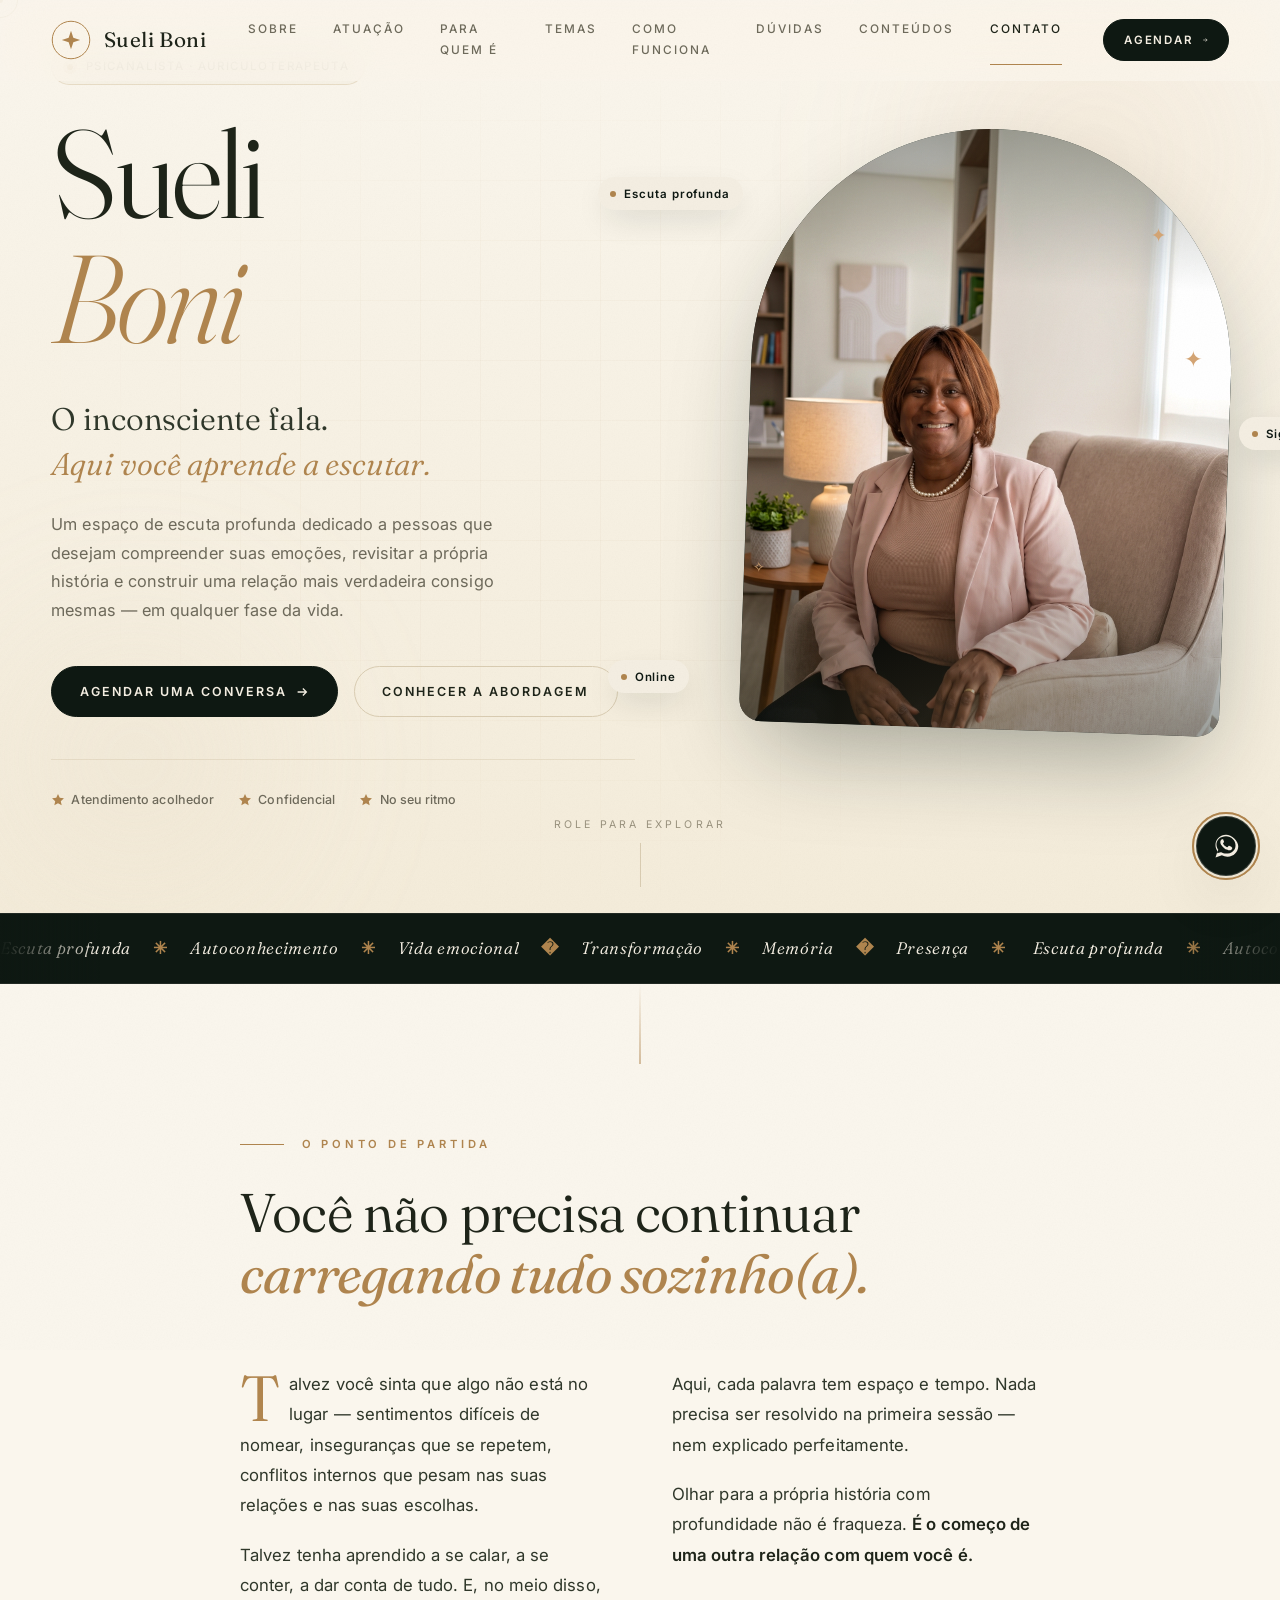
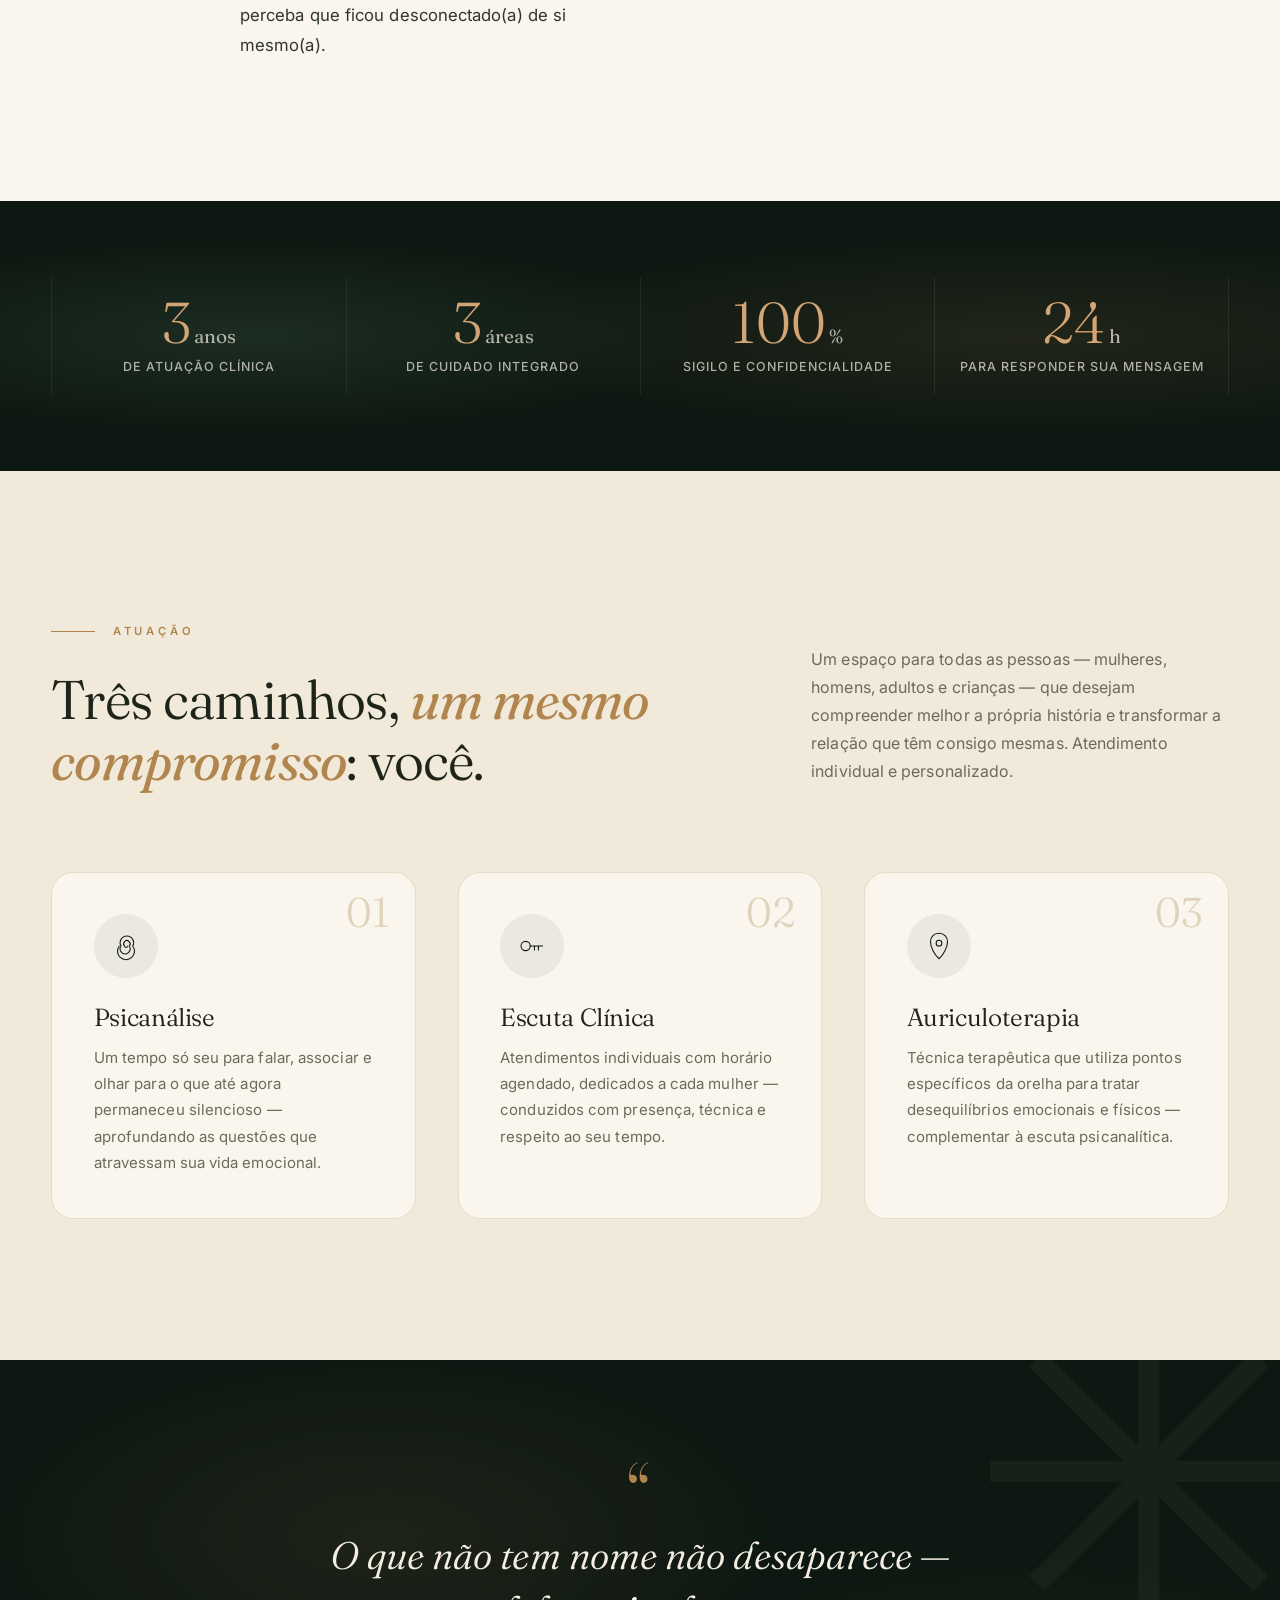
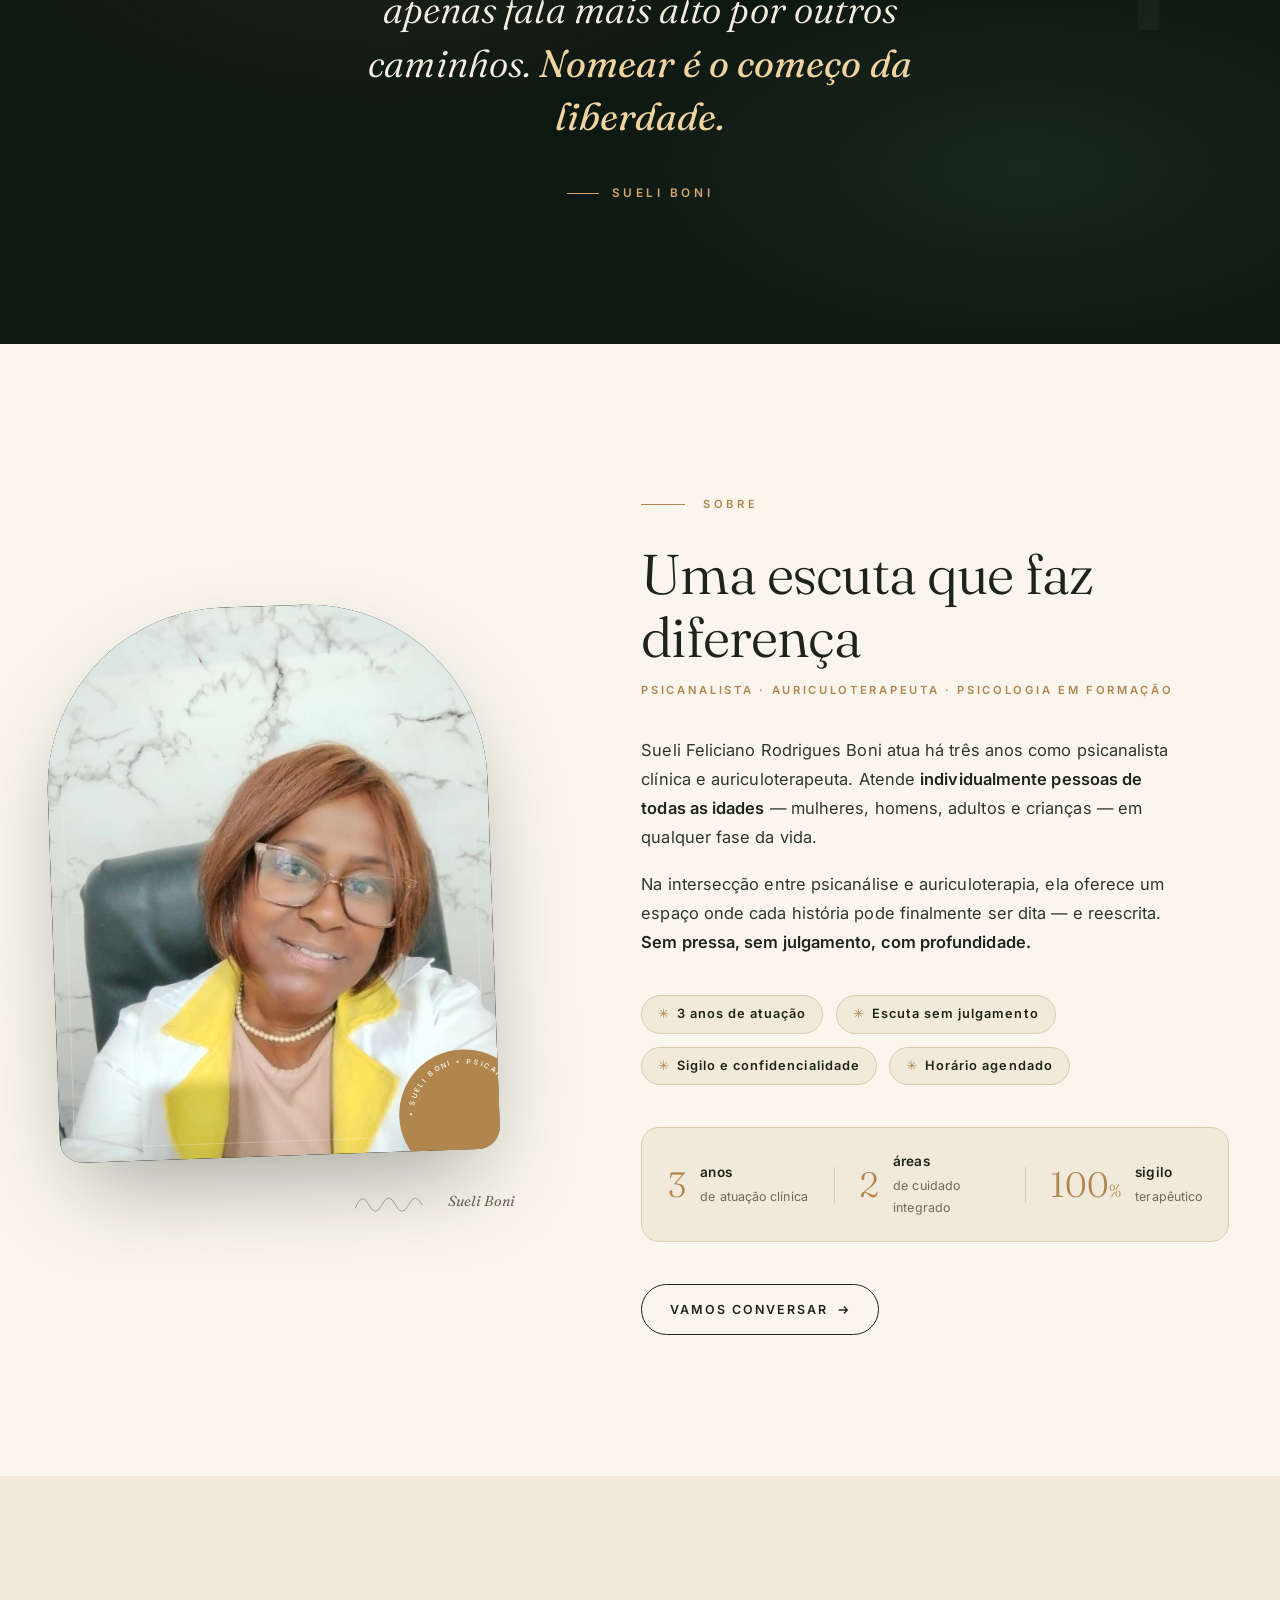
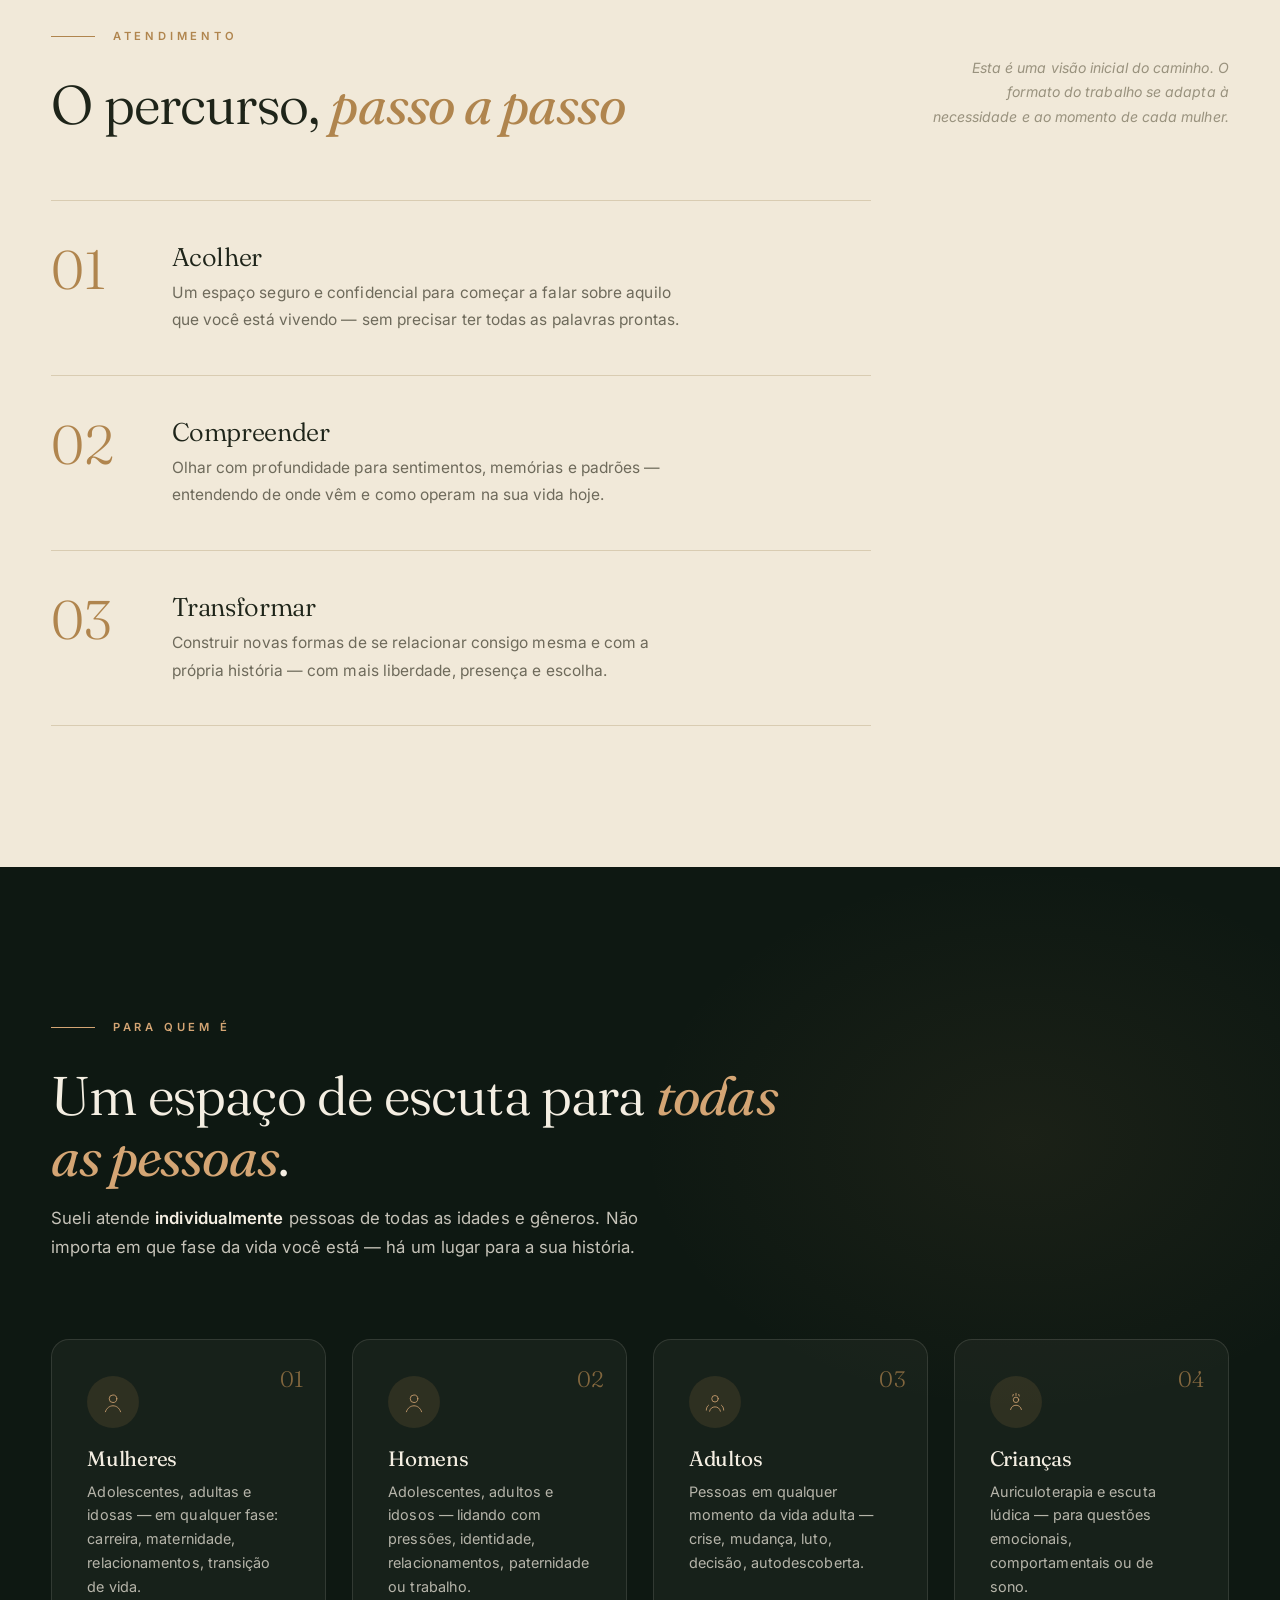
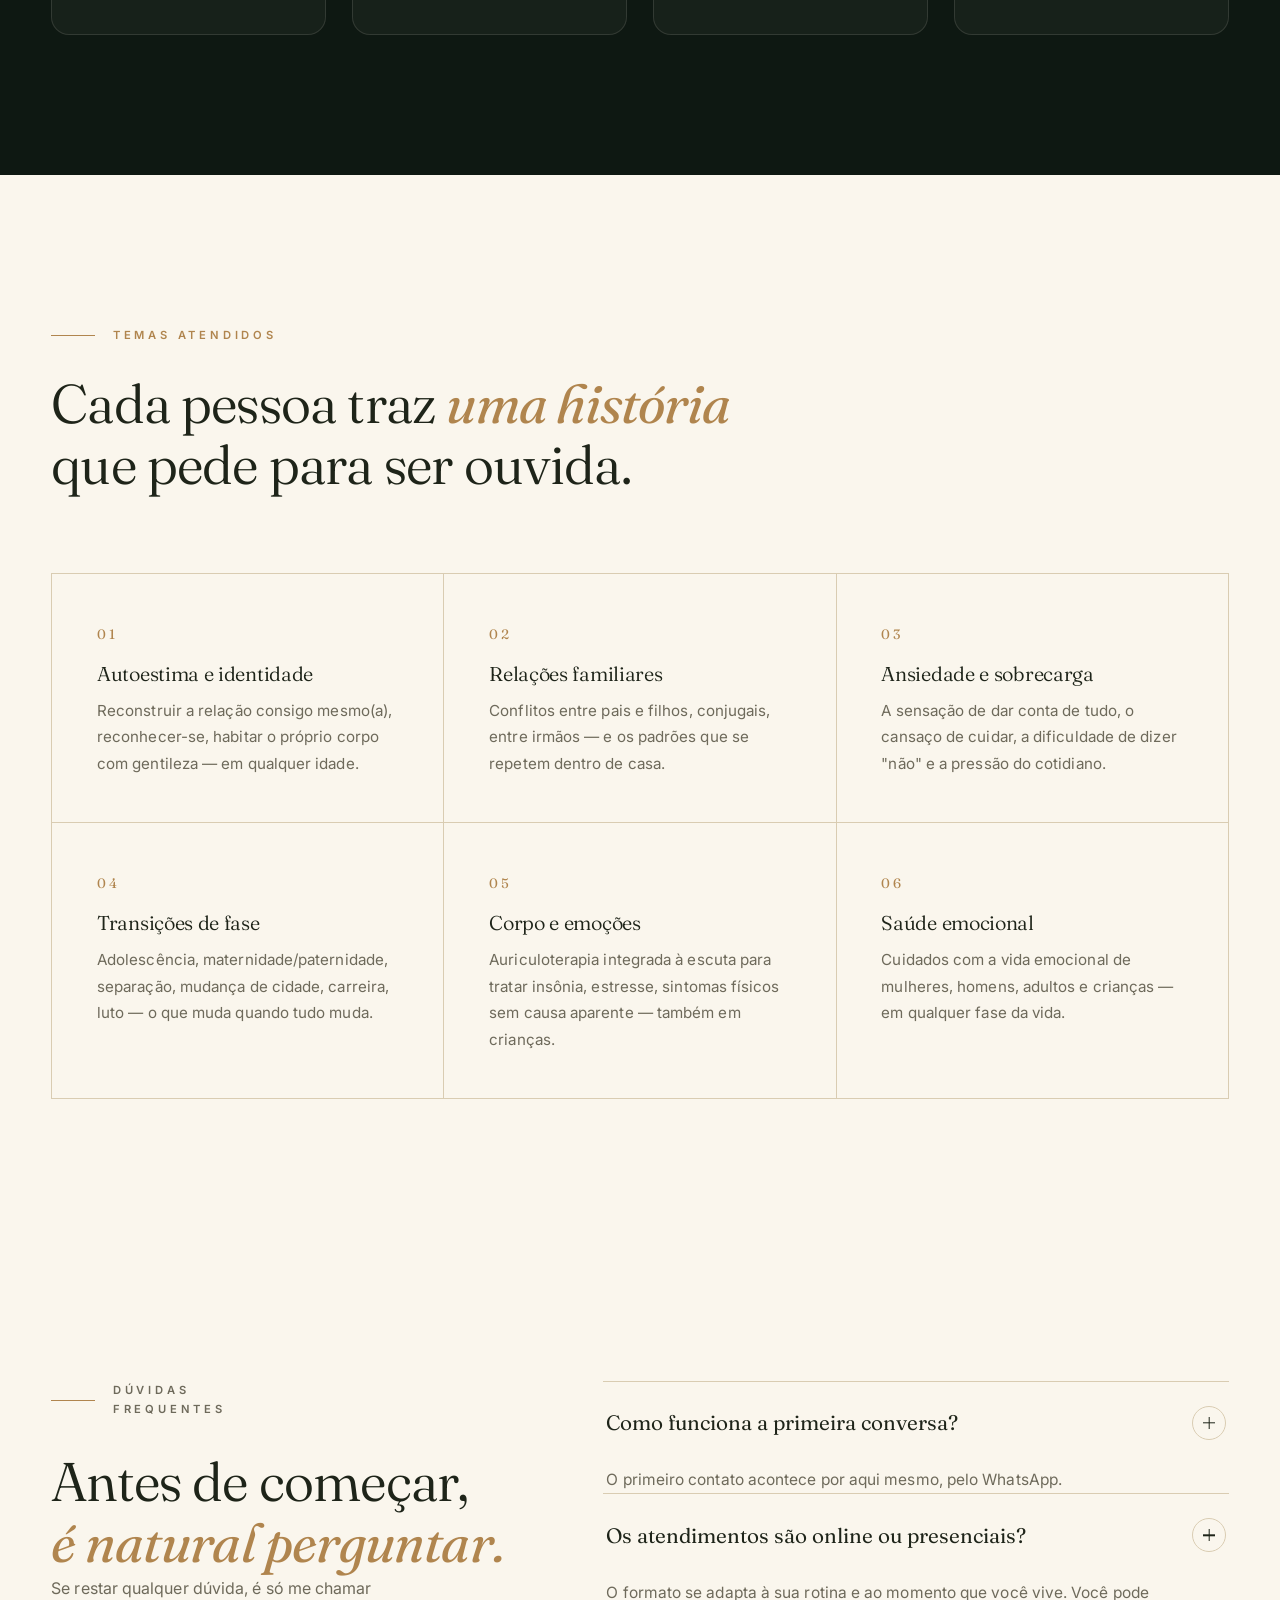
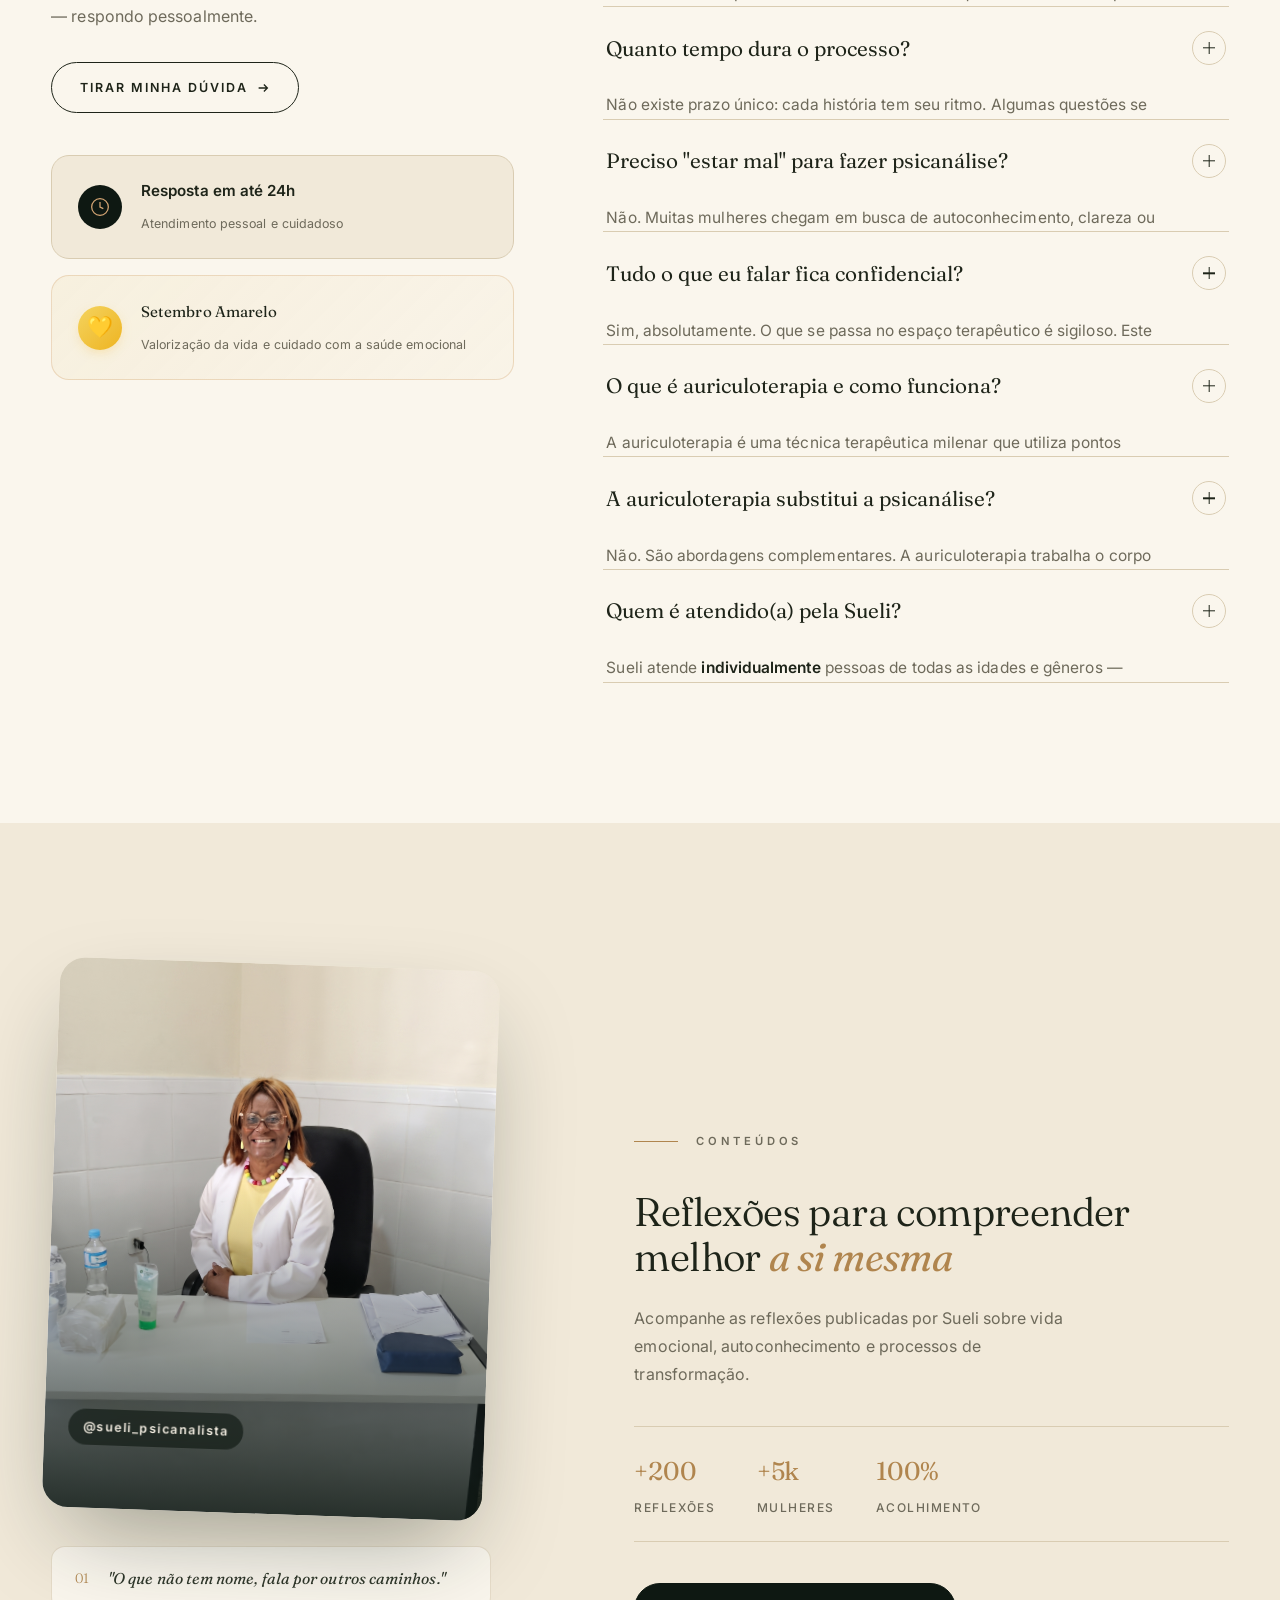
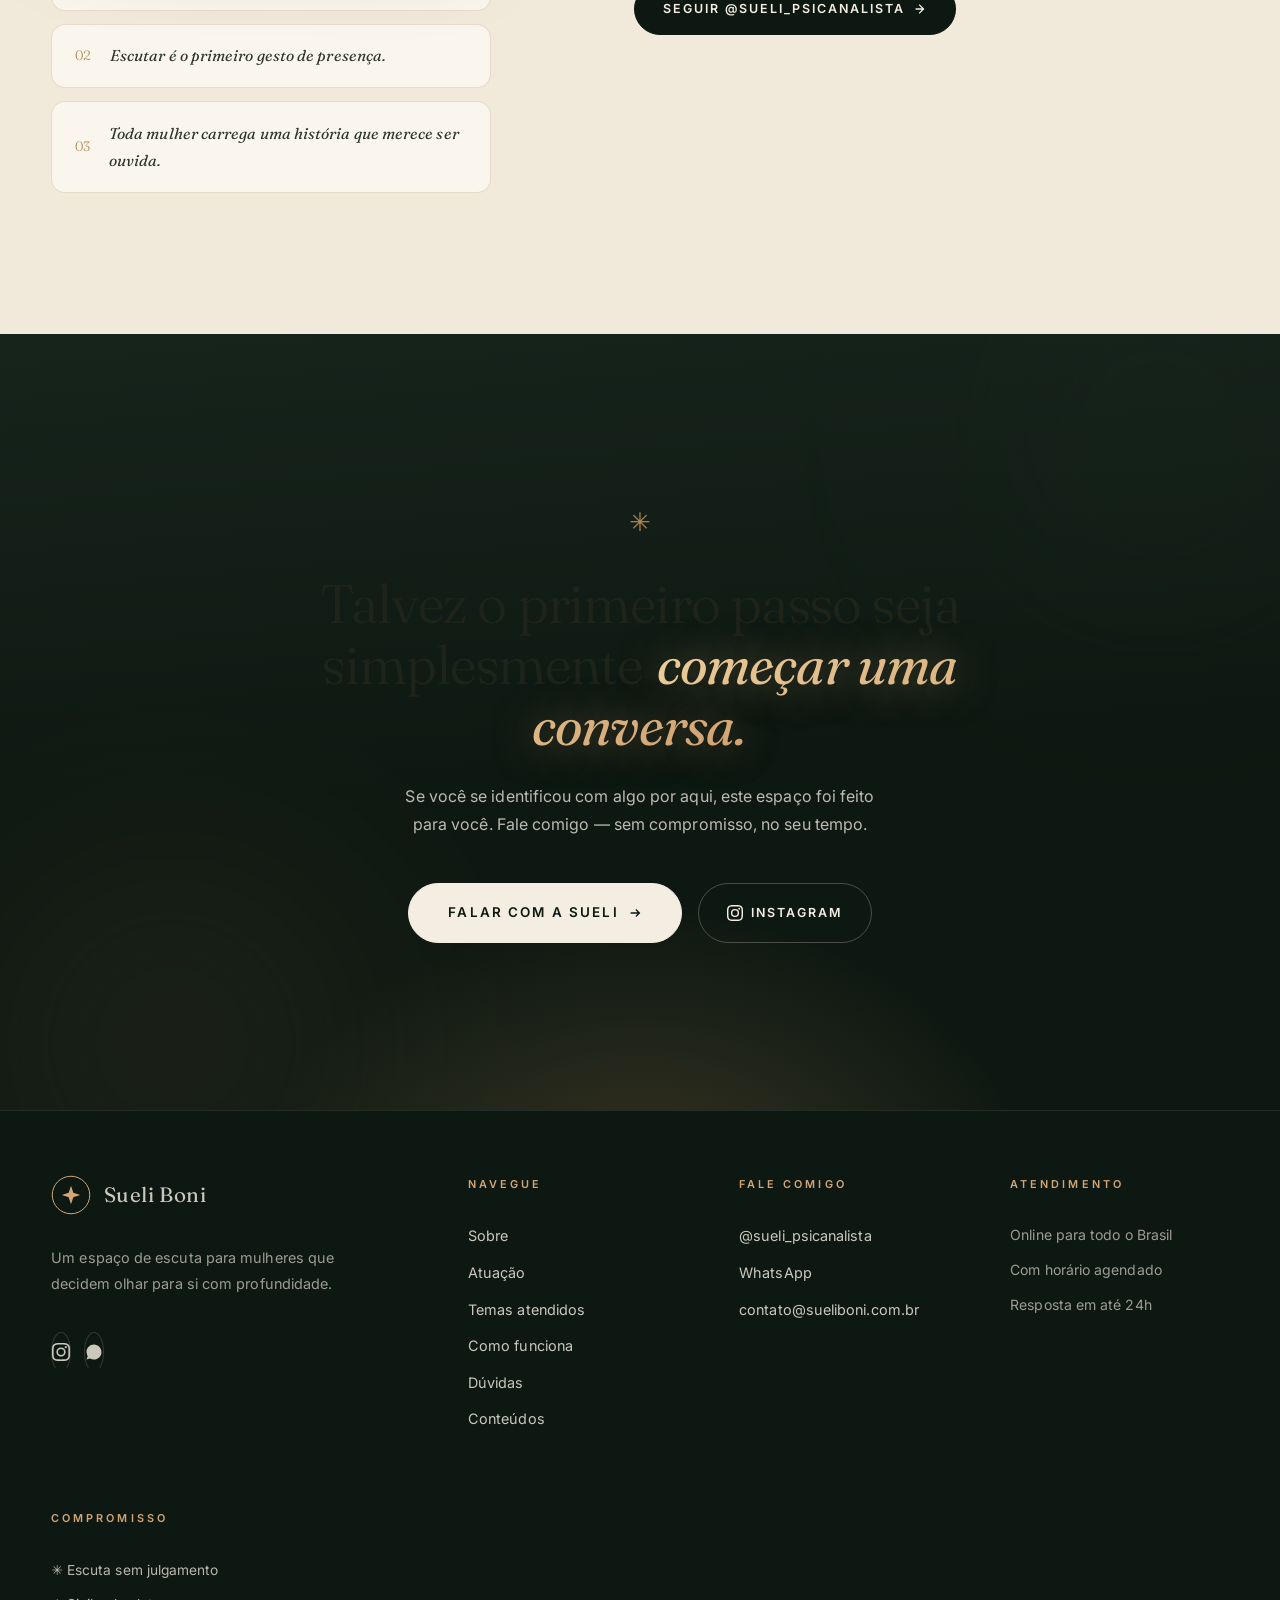
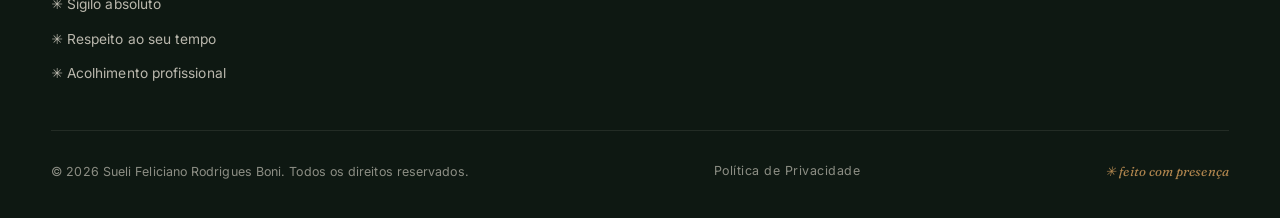
<file: index.html>
<!DOCTYPE html>
<html lang="pt-BR">
<head>
  <meta charset="UTF-8">
  <meta name="viewport" content="width=device-width, initial-scale=1.0">
  <title>Sueli Boni | Psicanalista · Auriculoterapeuta</title>
  <meta name="description" content="Sueli Boni — psicanalista clínica, auriculoterapeuta e psicóloga em formação. Três anos atendendo individualmente mulheres, homens, adultos e crianças em qualquer fase da vida.">
  <meta name="robots" content="index, follow">
  <meta name="theme-color" content="#0E1812">
  <meta name="author" content="Sueli Boni">
  <meta name="geo.region" content="BR-RJ">
  <meta name="geo.placename" content="Rio de Janeiro">
  <meta name="rating" content="general">
  <meta name="distribution" content="global">
  <meta name="revisit-after" content="7 days">
  <link rel="canonical" href="https://sueliboni.com.br/">

  <!-- Schema.org JSON-LD -->
  <script type="application/ld+json">
  {
    "@context": "https://schema.org",
    "@type": "Person",
    "name": "Sueli Feliciano Rodrigues Boni",
    "alternateName": "Sueli Boni",
    "jobTitle": "Psicanalista Clínica e Auriculoterapeuta",
    "description": "Psicanalista clínica, auriculoterapeuta e psicóloga em formação. Atende individualmente mulheres, homens, adultos e crianças há três anos.",
    "url": "https://sueliboni.com.br",
    "image": "https://sueliboni.com.br/assets/fotos/sueli-hero.jpg",
    "sameAs": [
      "https://instagram.com/sueli_psicanalista"
    ],
    "knowsAbout": [
      "Psicanálise",
      "Auriculoterapia",
      "Psicologia",
      "Saúde Mental",
      "Escuta Terapêutica"
    ],
    "audience": {
      "@type": "PeopleAudience",
      "audienceType": "Mulheres, homens, adultos e crianças",
      "suggestMinAge": 0
    }
  }
  </script>

  <script type="application/ld+json">
  {
    "@context": "https://schema.org",
    "@type": "ProfessionalService",
    "name": "Sueli Boni — Psicanálise e Auriculoterapia",
    "image": "https://sueliboni.com.br/assets/fotos/sueli-hero.jpg",
    "description": "Atendimento clínico de psicanálise e auriculoterapia, online para todo o Brasil.",
    "url": "https://sueliboni.com.br",
    "telephone": "+55-21-96456-5206",
    "priceRange": "$$",
    "address": {
      "@type": "PostalAddress",
      "addressCountry": "BR"
    },
    "areaServed": {
      "@type": "Country",
      "name": "Brasil"
    }
  }
  </script>

  <script type="application/ld+json">
  {
    "@context": "https://schema.org",
    "@type": "FAQPage",
    "mainEntity": [
      {
        "@type": "Question",
        "name": "Como funciona a primeira conversa?",
        "acceptedAnswer": {
          "@type": "Answer",
          "text": "O primeiro contato acontece pelo WhatsApp. Conversamos sobre o que você está vivendo, eu explico como funciona o trabalho e vemos juntas o melhor caminho — sem compromisso."
        }
      },
      {
        "@type": "Question",
        "name": "Os atendimentos são online ou presenciais?",
        "acceptedAnswer": {
          "@type": "Answer",
          "text": "O formato se adapta à sua rotina. Você pode acompanhar de onde estiver, com a mesma qualidade de escuta e de cuidado."
        }
      },
      {
        "@type": "Question",
        "name": "Quanto tempo dura o processo?",
        "acceptedAnswer": {
          "@type": "Answer",
          "text": "Não existe prazo único. Cada história tem seu ritmo. Algumas questões se movimentam rápido; outras pedem um percurso mais longo."
        }
      },
      {
        "@type": "Question",
        "name": "Tudo o que eu falar fica confidencial?",
        "acceptedAnswer": {
          "@type": "Answer",
          "text": "Sim, absolutamente. O que se passa no espaço terapêutico é sigiloso."
        }
      },
      {
        "@type": "Question",
        "name": "O que é auriculoterapia e como funciona?",
        "acceptedAnswer": {
          "@type": "Answer",
          "text": "A auriculoterapia é uma técnica terapêutica que utiliza pontos específicos da orelha — correspondentes a todos os órgãos e sistemas do corpo — para tratar desequilíbrios físicos, emocionais e energéticos."
        }
      }
    ]
  }
  </script>

  <!-- Open Graph -->
  <meta property="og:type" content="website">
  <meta property="og:locale" content="pt_BR">
  <meta property="og:url" content="https://sueliboni.com.br/">
  <meta property="og:title" content="Sueli Boni | Psicanalista · Auriculoterapeuta">
  <meta property="og:description" content="O processo de transformação começa quando você decide olhar para si com profundidade.">
  <meta property="og:image" content="https://sueliboni.com.br/assets/fotos/sueli-hero.jpg">
  <meta property="og:site_name" content="Sueli Boni">

  <!-- Twitter -->
  <meta name="twitter:card" content="summary_large_image">
  <meta name="twitter:title" content="Sueli Boni | Psicanalista · Auriculoterapeuta">
  <meta name="twitter:description" content="O processo de transformação começa quando você decide olhar para si com profundidade.">
  <meta name="twitter:image" content="https://sueliboni.com.br/assets/fotos/sueli-hero.jpg">

  <!-- Preconnect & Fonts -->
  <link rel="preconnect" href="https://fonts.googleapis.com">
  <link rel="preconnect" href="https://fonts.gstatic.com" crossorigin>
  <link rel="preconnect" href="https://wa.me">
  <link rel="dns-prefetch" href="https://www.instagram.com">
  <link href="https://fonts.googleapis.com/css2?family=Fraunces:ital,opsz,wght@0,9..144,300..600;1,9..144,300..600&family=Inter:wght@300;400;500;600;700&display=swap" rel="stylesheet">

  <!-- Favicon -->
  <link rel="icon" href="data:image/svg+xml,%3Csvg xmlns='http://www.w3.org/2000/svg' viewBox='0 0 64 64'%3E%3Ccircle cx='32' cy='32' r='30' fill='%230E1812'/%3E%3Ctext x='32' y='41' font-family='Georgia,serif' font-size='24' fill='%23D4A574' text-anchor='middle'%3ESB%3C/text%3E%3C/svg%3E">

  <link rel="manifest" href="manifest.json">
  <meta name="apple-mobile-web-app-capable" content="yes">
  <meta name="apple-mobile-web-app-status-bar-style" content="black-translucent">
  <meta name="apple-mobile-web-app-title" content="Sueli Boni">

  <link rel="stylesheet" href="css/style.css">
</head>
<body>

  <!-- Skip link para acessibilidade -->
  <a class="skip-link" href="#main">Pular para o conteúdo principal</a>

  <!-- Loader premium -->
  <div class="loader" id="loader" aria-hidden="true">
    <div class="loader__inner">
      <span class="loader__mark">SB</span>
      <span class="loader__line"></span>
    </div>
  </div>

  <!-- Cursor custom -->
  <div class="cursor" id="cursor" aria-hidden="true">
    <div class="cursor__dot"></div>
    <div class="cursor__ring"></div>
  </div>

  <!-- Barra de progresso -->
  <div class="progress" aria-hidden="true"><span id="progressBar"></span></div>

  <!-- ══════════ HEADER ══════════ -->
  <header class="header" id="topo">
    <div class="container header__inner">
      <a href="#topo" class="brand" aria-label="Sueli Boni — início">
        <span class="brand__mark" aria-hidden="true">
          <svg viewBox="0 0 48 48" fill="none">
            <circle cx="24" cy="24" r="22.5" stroke="currentColor" stroke-width="1.2"/>
            <path d="M24 13l2.8 8.2L35 24l-8.2 2.8L24 35l-2.8-8.2L13 24l8.2-2.8z" fill="currentColor"/>
          </svg>
        </span>
        <span class="brand__name">Sueli&nbsp;Boni</span>
      </a>

      <nav class="nav" id="nav" aria-label="Navegação principal">
        <a href="#sobre">Sobre</a>
        <a href="#atuacao">Atuação</a>
        <a href="#publico">Para quem é</a>
        <a href="#topics">Temas</a>
        <a href="#como-funciona">Como funciona</a>
        <a href="#faq">Dúvidas</a>
        <a href="#conteudos">Conteúdos</a>
        <a href="#contato">Contato</a>
      </nav>

      <a class="btn btn--primary btn--small header__cta" data-wa href="#contato" rel="noopener">
        <span>Agendar</span>
        <svg viewBox="0 0 16 16" width="14" height="14" fill="none" stroke="currentColor" stroke-width="1.5"><path d="M3 8h10M9 4l4 4-4 4"/></svg>
      </a>

      <button class="burger" id="burger" aria-label="Abrir menu" aria-expanded="false" aria-controls="nav">
        <span></span><span></span><span></span>
      </button>
    </div>
  </header>

  <main id="main">

    <!-- ══════════ HERO �═════════ -->
    <section class="hero" aria-labelledby="hero-title" itemscope itemtype="https://schema.org/Person">
      <meta itemprop="name" content="Sueli Feliciano Rodrigues Boni">
      <meta itemprop="jobTitle" content="Psicanalista Clínica e Auriculoterapeuta">
      <div class="hero__bg" aria-hidden="true">
        <div class="hero__orb hero__orb--1"></div>
        <div class="hero__orb hero__orb--2"></div>
        <div class="hero__grid-pattern"></div>
      </div>

      <div class="container hero__grid">
        <div class="hero__content">
          <div class="hero__badge reveal">
            <span class="hero__badge-dot"></span>
            <span>Psicanalista · Auriculoterapeuta</span>
          </div>

          <h1 class="hero__name reveal" id="hero-title">
            <span class="hero__name-line">Sueli</span>
            <span class="hero__name-line hero__name-line--accent">Boni</span>
          </h1>

          <p class="hero__statement reveal">
            <span class="hero__statement-line">O inconsciente fala.</span>
            <span class="hero__statement-line hero__statement-line--italic">Aqui você aprende a escutar.</span>
          </p>

          <p class="hero__desc reveal">
            Um espaço de escuta profunda dedicado a pessoas que desejam compreender suas emoções, revisitar a própria história e construir uma relação mais verdadeira consigo mesmas — em qualquer fase da vida.
          </p>

          <div class="hero__actions reveal">
            <a class="btn btn--primary" data-wa href="#contato" rel="noopener">
              <span>Agendar uma conversa</span>
              <svg class="btn__arrow" viewBox="0 0 16 16" width="14" height="14" fill="none" stroke="currentColor" stroke-width="1.5"><path d="M3 8h10M9 4l4 4-4 4"/></svg>
            </a>
            <a class="btn btn--ghost" href="#atuacao">
              <span>Conhecer a abordagem</span>
            </a>
          </div>

          <div class="hero__trust reveal">
            <div class="hero__trust-item">
              <svg viewBox="0 0 16 16" width="14" height="14" fill="currentColor"><path d="M8 1l2 4.5 4.8.5-3.6 3.3 1 4.7L8 11.7l-4.2 2.3 1-4.7L1.2 6l4.8-.5z"/></svg>
              <span>Atendimento acolhedor</span>
            </div>
            <div class="hero__trust-item">
              <svg viewBox="0 0 16 16" width="14" height="14" fill="currentColor"><path d="M8 1l2 4.5 4.8.5-3.6 3.3 1 4.7L8 11.7l-4.2 2.3 1-4.7L1.2 6l4.8-.5z"/></svg>
              <span>Confidencial</span>
            </div>
            <div class="hero__trust-item">
              <svg viewBox="0 0 16 16" width="14" height="14" fill="currentColor"><path d="M8 1l2 4.5 4.8.5-3.6 3.3 1 4.7L8 11.7l-4.2 2.3 1-4.7L1.2 6l4.8-.5z"/></svg>
              <span>No seu ritmo</span>
            </div>
          </div>
        </div>

        <figure class="hero__media reveal reveal--delay">
          <div class="hero-art" id="heroArt">
            <div class="hero-art__frame">
              <img class="hero-art__img" src="assets/fotos/sueli-hero.jpg" alt="Retrato profissional de Sueli Boni" width="1000" height="1792" fetchpriority="high">
            </div>

            <div class="hero-art__badges">
              <span class="hero-art__badge hero-art__badge--1">
                <span class="hero-art__badge-dot"></span>
                Escuta profunda
              </span>
              <span class="hero-art__badge hero-art__badge--2">
                <span class="hero-art__badge-dot"></span>
                Sigilo absoluto
              </span>
              <span class="hero-art__badge hero-art__badge--3">
                <span class="hero-art__badge-dot"></span>
                Online
              </span>
            </div>

            <div class="hero-art__sparkles" aria-hidden="true">
              <span class="sparkle sparkle--1">✦</span>
              <span class="sparkle sparkle--2">✧</span>
              <span class="sparkle sparkle--3">✦</span>
            </div>
          </div>
        </figure>
      </div>

      <div class="hero__scroll" aria-hidden="true">
        <span>role para explorar</span>
        <i></i>
      </div>
    </section>

    <!-- ══════════ MARQUEE ══════════ -->
    <div class="marquee" aria-hidden="true">
      <div class="marquee__track">
        <span>Escuta profunda <b>✳</b> Autoconhecimento <b>✳</b> Vida emocional <b>�</b> Transformação <b>✳</b> Memória <b>�</b> Presença <b>✳</b></span>
        <span>Escuta profunda <b>✳</b> Autoconhecimento <b>✳</b> Vida emocional <b>✳</b> Transformação <b>✳</b> Memória <b>✳</b> Presença <b>✳</b></span>
      </div>
    </div>

    <!-- ══════════ IDENTIFICAÇÃO ══════════ -->
    <section class="identify section" aria-labelledby="identify-title">
      <div class="container container--narrow">
        <p class="section-tag reveal">
          <span class="section-tag__line"></span>
          O ponto de partida
        </p>
        <h2 class="display reveal" id="identify-title">
          Você não precisa continuar <em>carregando tudo sozinho(a).</em>
        </h2>
        <div class="identify__cols">
          <div class="identify__text reveal">
            <p class="dropcap">Talvez você sinta que algo não está no lugar — sentimentos difíceis de nomear, inseguranças que se repetem, conflitos internos que pesam nas suas relações e nas suas escolhas.</p>
            <p>Talvez tenha aprendido a se calar, a se conter, a dar conta de tudo. E, no meio disso, perceba que ficou desconectado(a) de si mesmo(a).</p>
          </div>
          <div class="identify__text reveal reveal--delay">
            <p>Aqui, cada palavra tem espaço e tempo. Nada precisa ser resolvido na primeira sessão — nem explicado perfeitamente.</p>
            <p>Olhar para a própria história com profundidade não é fraqueza. <strong>É o começo de uma outra relação com quem você é.</strong></p>
          </div>
        </div>
      </div>
    </section>

    <!-- ══════════ NÚMEROS ══════════ -->
    <section class="stats section">
      <div class="container">
        <div class="stats__grid">
          <div class="stat reveal">
            <span class="stat__num" data-count="3">0</span><span class="stat__suffix">anos</span>
            <p class="stat__label">de atuação clínica</p>
          </div>
          <div class="stat reveal reveal--delay">
            <span class="stat__num" data-count="3">0</span><span class="stat__suffix">áreas</span>
            <p class="stat__label">de cuidado integrado</p>
          </div>
          <div class="stat reveal reveal--delay2">
            <span class="stat__num" data-count="100">0</span><span class="stat__suffix">%</span>
            <p class="stat__label">sigilo e confidencialidade</p>
          </div>
          <div class="stat reveal reveal--delay3">
            <span class="stat__num" data-count="24">0</span><span class="stat__suffix">h</span>
            <p class="stat__label">para responder sua mensagem</p>
          </div>
        </div>
      </div>
    </section>

    <!-- ══════════ ATUAÇÃO / PILARES ══════════ -->
    <section class="pillars section" id="atuacao" aria-labelledby="pillars-title">
      <div class="container">
        <div class="pillars__head">
          <div>
            <p class="section-tag reveal">
              <span class="section-tag__line"></span>
              Atuação
            </p>
            <h2 class="display reveal" id="pillars-title">Três caminhos, <em>um mesmo compromisso</em>: você.</h2>
          </div>
          <p class="pillars__intro reveal">Um espaço para todas as pessoas — mulheres, homens, adultos e crianças — que desejam compreender melhor a própria história e transformar a relação que têm consigo mesmas. Atendimento individual e personalizado.</p>
        </div>

        <div class="pillars__grid">
          <article class="pillar reveal">
            <span class="pillar__num" aria-hidden="true">01</span>
            <span class="pillar__icon" aria-hidden="true">
              <svg viewBox="0 0 48 48" fill="none" stroke="currentColor" stroke-width="1.5" stroke-linecap="round"><path d="M26 24a2 2 0 1 1-4 0 4.5 4.5 0 1 1 6.5 0 7 7 0 1 1-11.5 0 9.5 9.5 0 1 1 16.5 0 12 12 0 1 1-19 0"/></svg>
            </span>
            <h3>Psicanálise</h3>
            <p>Um tempo só seu para falar, associar e olhar para o que até agora permaneceu silencioso — aprofundando as questões que atravessam sua vida emocional.</p>
            <span class="pillar__arrow" aria-hidden="true">→</span>
          </article>

          <article class="pillar reveal reveal--delay">
            <span class="pillar__num" aria-hidden="true">02</span>
            <span class="pillar__icon" aria-hidden="true">
              <svg viewBox="0 0 48 48" fill="none" stroke="currentColor" stroke-width="1.5" stroke-linecap="round" stroke-linejoin="round"><circle cx="15" cy="24" r="6.5"/><path d="M21.5 24H39M33 24v5.5M27.5 24v5.5"/></svg>
            </span>
            <h3>Escuta Clínica</h3>
            <p>Atendimentos individuais com horário agendado, dedicados a cada mulher — conduzidos com presença, técnica e respeito ao seu tempo.</p>
            <span class="pillar__arrow" aria-hidden="true">→</span>
          </article>

          <article class="pillar reveal reveal--delay2">
            <span class="pillar__num" aria-hidden="true">03</span>
            <span class="pillar__icon" aria-hidden="true">
              <svg viewBox="0 0 48 48" fill="none" stroke="currentColor" stroke-width="1.5" stroke-linecap="round" stroke-linejoin="round"><path d="M24 6c-7 0-12 5-12 12s5 18 12 24c7-6 12-17 12-24S31 6 24 6z"/><circle cx="24" cy="20" r="4"/></svg>
            </span>
            <h3>Auriculoterapia</h3>
            <p>Técnica terapêutica que utiliza pontos específicos da orelha para tratar desequilíbrios emocionais e físicos — complementar à escuta psicanalítica.</p>
            <span class="pillar__arrow" aria-hidden="true">→</span>
          </article>
        </div>
      </div>
    </section>

    <!-- ══════════ CITAÇÃO ══════════ -->
    <section class="quote-band" aria-label="Citação de Sueli Boni">
      <div class="quote-band__bg" aria-hidden="true"></div>
      <div class="container container--narrow">
        <blockquote class="quote reveal">
          <span class="quote__mark" aria-hidden="true">“</span>
          <p>O que não tem nome não desaparece — apenas fala mais alto por outros caminhos. <em>Nomear é o começo da liberdade.</em></p>
          <cite>Sueli Boni</cite>
        </blockquote>
      </div>
    </section>

    <!-- ══════════ SOBRE ══════════ -->
    <section class="about section" id="sobre" aria-labelledby="about-title">
      <div class="container about__grid">
        <figure class="about__media reveal">
          <div class="about-art">
            <img class="about-art__img" src="assets/fotos/sueli-sobre.jpg" alt="Sueli Boni em sessão profissional" width="1000" height="1792" loading="lazy">
            <div class="about-art__seal" aria-hidden="true">
              <svg viewBox="0 0 200 200">
                <defs>
                  <path id="circlePath" d="M 100,100 m -78,0 a 78,78 0 1,1 156,0 a 78,78 0 1,1 -156,0"/>
                </defs>
                <text class="about-art__seal-text">
                  <textPath href="#circlePath" startOffset="0">
                    • SUELI BONI • PSICANÁLISE • AURICULOTERAPIA •
                  </textPath>
                </text>
              </svg>
            </div>
          </div>
          <div class="about__signature">
            <svg viewBox="0 0 120 40" fill="none">
              <path d="M5 30 Q15 5, 25 25 T45 25 T65 25 T85 25 T105 25" stroke="currentColor" stroke-width="1.2" fill="none" stroke-linecap="round"/>
            </svg>
            <span>Sueli Boni</span>
          </div>
        </figure>

        <div class="about__content">
          <p class="section-tag reveal">
            <span class="section-tag__line"></span>
            Sobre
          </p>
          <h2 class="reveal" id="about-title">Uma escuta que faz diferença</h2>
          <p class="about__role reveal">Psicanalista · Auriculoterapeuta · Psicologia em formação</p>

          <div class="about__body reveal">
            <p>Sueli Feliciano Rodrigues Boni atua há três anos como psicanalista clínica e auriculoterapeuta. Atende <strong>individualmente pessoas de todas as idades</strong> — mulheres, homens, adultos e crianças — em qualquer fase da vida.</p>
            <p>Na intersecção entre psicanálise e auriculoterapia, ela oferece um espaço onde cada história pode finalmente ser dita — e reescrita. <strong>Sem pressa, sem julgamento, com profundidade.</strong></p>
          </div>

          <ul class="about__values reveal">
            <li><span aria-hidden="true">✳</span> 3 anos de atuação</li>
            <li><span aria-hidden="true">✳</span> Escuta sem julgamento</li>
            <li><span aria-hidden="true">✳</span> Sigilo e confidencialidade</li>
            <li><span aria-hidden="true">✳</span> Horário agendado</li>
          </ul>

          <div class="about__credentials reveal">
            <div class="about__credential">
              <span class="about__credential-num">3</span>
              <div class="about__credential-label">
                <strong>anos</strong>
                <span>de atuação clínica</span>
              </div>
            </div>
            <div class="about__credential-divider" aria-hidden="true"></div>
            <div class="about__credential">
              <span class="about__credential-num">2</span>
              <div class="about__credential-label">
                <strong>áreas</strong>
                <span>de cuidado integrado</span>
              </div>
            </div>
            <div class="about__credential-divider" aria-hidden="true"></div>
            <div class="about__credential">
              <span class="about__credential-num">100<span style="font-size:.5em">%</span></span>
              <div class="about__credential-label">
                <strong>sigilo</strong>
                <span>terapêutico</span>
              </div>
            </div>
          </div>

          <a class="btn btn--outline reveal" href="#contato" data-wa rel="noopener">
            <span>Vamos conversar</span>
            <svg class="btn__arrow" viewBox="0 0 16 16" width="14" height="14" fill="none" stroke="currentColor" stroke-width="1.5"><path d="M3 8h10M9 4l4 4-4 4"/></svg>
          </a>
        </div>
      </div>
    </section>

    <!-- ══════════ COMO FUNCIONA ══════════ -->
    <section class="how section" id="como-funciona" aria-labelledby="how-title">
      <div class="container">
        <div class="how__head">
          <div>
            <p class="section-tag reveal">
              <span class="section-tag__line"></span>
              Atendimento
            </p>
            <h2 class="display reveal" id="how-title">O percurso, <em>passo a passo</em></h2>
          </div>
          <p class="how__note reveal">Esta é uma visão inicial do caminho. O formato do trabalho se adapta à necessidade e ao momento de cada mulher.</p>
        </div>

        <ol class="steps">
          <li class="step reveal">
            <span class="step__num" aria-hidden="true">01</span>
            <div class="step__body">
              <h3>Acolher</h3>
              <p>Um espaço seguro e confidencial para começar a falar sobre aquilo que você está vivendo — sem precisar ter todas as palavras prontas.</p>
            </div>
            <div class="step__line" aria-hidden="true"></div>
          </li>

          <li class="step reveal reveal--delay">
            <span class="step__num" aria-hidden="true">02</span>
            <div class="step__body">
              <h3>Compreender</h3>
              <p>Olhar com profundidade para sentimentos, memórias e padrões — entendendo de onde vêm e como operam na sua vida hoje.</p>
            </div>
            <div class="step__line" aria-hidden="true"></div>
          </li>

          <li class="step reveal reveal--delay2">
            <span class="step__num" aria-hidden="true">03</span>
            <div class="step__body">
              <h3>Transformar</h3>
              <p>Construir novas formas de se relacionar consigo mesma e com a própria história — com mais liberdade, presença e escolha.</p>
            </div>
          </li>
        </ol>
      </div>
    </section>

    <!-- ══════════ PARA QUEM É ══════════ -->
    <section class="publico section" id="publico" aria-labelledby="publico-title">
      <div class="container">
        <div class="publico__head">
          <p class="section-tag reveal">
            <span class="section-tag__line"></span>
            Para quem é
          </p>
          <h2 class="display reveal" id="publico-title">Um espaço de escuta para <em>todas as pessoas</em>.</h2>
          <p class="publico__intro reveal">Sueli atende <strong>individualmente</strong> pessoas de todas as idades e gêneros. Não importa em que fase da vida você está — há um lugar para a sua história.</p>
        </div>

        <div class="publico__grid">
          <article class="publico-card reveal">
            <div class="publico-card__icon" aria-hidden="true">
              <svg viewBox="0 0 48 48" fill="none" stroke="currentColor" stroke-width="1.5" stroke-linecap="round" stroke-linejoin="round"><circle cx="24" cy="18" r="7"/><path d="M10 42c2-7 8-11 14-11s12 4 14 11"/></svg>
            </div>
            <h3>Mulheres</h3>
            <p>Adolescentes, adultas e idosas — em qualquer fase: carreira, maternidade, relacionamentos, transição de vida.</p>
            <span class="publico-card__num">01</span>
          </article>

          <article class="publico-card reveal reveal--delay">
            <div class="publico-card__icon" aria-hidden="true">
              <svg viewBox="0 0 48 48" fill="none" stroke="currentColor" stroke-width="1.5" stroke-linecap="round" stroke-linejoin="round"><circle cx="24" cy="18" r="7"/><path d="M10 42c2-7 8-11 14-11s12 4 14 11"/></svg>
            </div>
            <h3>Homens</h3>
            <p>Adolescentes, adultos e idosos — lidando com pressões, identidade, relacionamentos, paternidade ou trabalho.</p>
            <span class="publico-card__num">02</span>
          </article>

          <article class="publico-card reveal reveal--delay2">
            <div class="publico-card__icon" aria-hidden="true">
              <svg viewBox="0 0 48 48" fill="none" stroke="currentColor" stroke-width="1.5" stroke-linecap="round" stroke-linejoin="round"><circle cx="24" cy="18" r="6"/><path d="M12 30c-3 2-4 6-4 9M36 30c3 2 4 6 4 9M14 41c1-5 5-8 10-8s9 3 10 8"/></svg>
            </div>
            <h3>Adultos</h3>
            <p>Pessoas em qualquer momento da vida adulta — crise, mudança, luto, decisão, autodescoberta.</p>
            <span class="publico-card__num">03</span>
          </article>

          <article class="publico-card reveal">
            <div class="publico-card__icon" aria-hidden="true">
              <svg viewBox="0 0 48 48" fill="none" stroke="currentColor" stroke-width="1.5" stroke-linecap="round" stroke-linejoin="round"><circle cx="24" cy="20" r="5"/><path d="M14 38c1-5 5-8 10-8s9 3 10 8M24 8v4M19 10l-1 3M29 10l1 3"/></svg>
            </div>
            <h3>Crianças</h3>
            <p>Auriculoterapia e escuta lúdica — para questões emocionais, comportamentais ou de sono.</p>
            <span class="publico-card__num">04</span>
          </article>
        </div>
      </div>
    </section>

    <!-- ══════════ TEMAS ATENDIDOS ══════════ -->
    <section class="topics section" aria-labelledby="topics-title">
      <div class="container">
        <div class="topics__head">
          <p class="section-tag reveal">
            <span class="section-tag__line"></span>
            Temas atendidos
          </p>
          <h2 class="display reveal" id="topics-title">Cada pessoa traz <em>uma história</em> que pede para ser ouvida.</h2>
        </div>

        <div class="topics__grid">
          <div class="topic reveal">
            <span class="topic__num">01</span>
            <h3>Autoestima e identidade</h3>
            <p>Reconstruir a relação consigo mesmo(a), reconhecer-se, habitar o próprio corpo com gentileza — em qualquer idade.</p>
          </div>
          <div class="topic reveal reveal--delay">
            <span class="topic__num">02</span>
            <h3>Relações familiares</h3>
            <p>Conflitos entre pais e filhos, conjugais, entre irmãos — e os padrões que se repetem dentro de casa.</p>
          </div>
          <div class="topic reveal reveal--delay2">
            <span class="topic__num">03</span>
            <h3>Ansiedade e sobrecarga</h3>
            <p>A sensação de dar conta de tudo, o cansaço de cuidar, a dificuldade de dizer "não" e a pressão do cotidiano.</p>
          </div>
          <div class="topic reveal">
            <span class="topic__num">04</span>
            <h3>Transições de fase</h3>
            <p>Adolescência, maternidade/paternidade, separação, mudança de cidade, carreira, luto — o que muda quando tudo muda.</p>
          </div>
          <div class="topic reveal reveal--delay">
            <span class="topic__num">05</span>
            <h3>Corpo e emoções</h3>
            <p>Auriculoterapia integrada à escuta para tratar insônia, estresse, sintomas físicos sem causa aparente — também em crianças.</p>
          </div>
          <div class="topic reveal reveal--delay2">
            <span class="topic__num">06</span>
            <h3>Saúde emocional</h3>
            <p>Cuidados com a vida emocional de mulheres, homens, adultos e crianças — em qualquer fase da vida.</p>
          </div>
        </div>
      </div>
    </section>

    <!-- ══════════ FAQ ══════════ -->
    <section class="faq section" id="faq" aria-labelledby="faq-title">
      <div class="container faq__grid">
        <div class="faq__intro">
          <p class="section-tag reveal">
            <span class="section-tag__line"></span>
            Dúvidas frequentes
          </p>
          <h2 class="display reveal" id="faq-title">Antes de começar,<br><em>é natural perguntar.</em></h2>
          <p class="reveal">Se restar qualquer dúvida, é só me chamar — respondo pessoalmente.</p>
          <a class="btn btn--outline reveal" data-wa href="#contato" rel="noopener">
            <span>Tirar minha dúvida</span>
            <svg class="btn__arrow" viewBox="0 0 16 16" width="14" height="14" fill="none" stroke="currentColor" stroke-width="1.5"><path d="M3 8h10M9 4l4 4-4 4"/></svg>
          </a>

          <div class="faq__intro-card reveal">
            <div class="faq__intro-card-icon">
              <svg viewBox="0 0 24 24" width="20" height="20" fill="none" stroke="currentColor" stroke-width="1.5"><circle cx="12" cy="12" r="10"/><path d="M12 6v6l4 2"/></svg>
            </div>
            <div>
              <strong>Resposta em até 24h</strong>
              <span>Atendimento pessoal e cuidadoso</span>
            </div>
          </div>

          <div class="faq__september reveal">
            <div class="faq__september-flag" aria-hidden="true">💛</div>
            <div>
              <strong>Setembro Amarelo</strong>
              <span>Valorização da vida e cuidado com a saúde emocional</span>
            </div>
          </div>
        </div>

        <div class="faq__list">
          <div class="faq-item reveal">
            <button class="faq-item__q" aria-expanded="false" aria-controls="faq-a1" id="faq-q1">
              <span>Como funciona a primeira conversa?</span>
              <span class="faq-item__icon" aria-hidden="true"></span>
            </button>
            <div class="faq-item__a" id="faq-a1" role="region" aria-labelledby="faq-q1">
              <p>O primeiro contato acontece por aqui mesmo, pelo WhatsApp. Conversamos sobre o que você está vivendo, eu explico como funciona o trabalho e vemos juntas o melhor caminho — sem compromisso.</p>
            </div>
          </div>

          <div class="faq-item reveal">
            <button class="faq-item__q" aria-expanded="false" aria-controls="faq-a2" id="faq-q2">
              <span>Os atendimentos são online ou presenciais?</span>
              <span class="faq-item__icon" aria-hidden="true"></span>
            </button>
            <div class="faq-item__a" id="faq-a2" role="region" aria-labelledby="faq-q2">
              <p>O formato se adapta à sua rotina e ao momento que você vive. Você pode acompanhar de onde estiver, com a mesma qualidade de escuta e de cuidado.</p>
            </div>
          </div>

          <div class="faq-item reveal">
            <button class="faq-item__q" aria-expanded="false" aria-controls="faq-a3" id="faq-q3">
              <span>Quanto tempo dura o processo?</span>
              <span class="faq-item__icon" aria-hidden="true"></span>
            </button>
            <div class="faq-item__a" id="faq-a3" role="region" aria-labelledby="faq-q3">
              <p>Não existe prazo único: cada história tem seu ritmo. Algumas questões se movimentam rápido; outras pedem um percurso mais longo. O importante é que o processo respeite o seu tempo.</p>
            </div>
          </div>

          <div class="faq-item reveal">
            <button class="faq-item__q" aria-expanded="false" aria-controls="faq-a4" id="faq-q4">
              <span>Preciso "estar mal" para fazer psicanálise?</span>
              <span class="faq-item__icon" aria-hidden="true"></span>
            </button>
            <div class="faq-item__a" id="faq-a4" role="region" aria-labelledby="faq-q4">
              <p>Não. Muitas mulheres chegam em busca de autoconhecimento, clareza ou de uma relação mais leve consigo mesmas. Não é preciso estar em crise para merecer escuta.</p>
            </div>
          </div>

          <div class="faq-item reveal">
            <button class="faq-item__q" aria-expanded="false" aria-controls="faq-a5" id="faq-q5">
              <span>Tudo o que eu falar fica confidencial?</span>
              <span class="faq-item__icon" aria-hidden="true"></span>
            </button>
            <div class="faq-item__a" id="faq-a5" role="region" aria-labelledby="faq-q5">
              <p>Sim, absolutamente. O que se passa no espaço terapêutico é sigiloso. Este é um lugar seguro para falar o que talvez nunca tenha sido dito em voz alta.</p>
            </div>
          </div>

          <div class="faq-item reveal">
            <button class="faq-item__q" aria-expanded="false" aria-controls="faq-a6" id="faq-q6">
              <span>O que é auriculoterapia e como funciona?</span>
              <span class="faq-item__icon" aria-hidden="true"></span>
            </button>
            <div class="faq-item__a" id="faq-a6" role="region" aria-labelledby="faq-q6">
              <p>A auriculoterapia é uma técnica terapêutica milenar que utiliza pontos específicos da orelha — que correspondem a todos os órgãos e sistemas do corpo — para tratar desequilíbrios físicos, emocionais e energéticos. É indolor, relaxante e complementar à escuta psicanalítica.</p>
            </div>
          </div>

          <div class="faq-item reveal">
            <button class="faq-item__q" aria-expanded="false" aria-controls="faq-a7" id="faq-q7">
              <span>A auriculoterapia substitui a psicanálise?</span>
              <span class="faq-item__icon" aria-hidden="true"></span>
            </button>
            <div class="faq-item__a" id="faq-a7" role="region" aria-labelledby="faq-q7">
              <p>Não. São abordagens complementares. A auriculoterapia trabalha o corpo e as emoções por meio de pontos energéticos; a psicanálise trabalha a fala, a história e o inconsciente. Juntas, oferecem um cuidado mais integral da mulher.</p>
            </div>
          </div>

          <div class="faq-item reveal">
            <button class="faq-item__q" aria-expanded="false" aria-controls="faq-a8" id="faq-q8">
              <span>Quem é atendido(a) pela Sueli?</span>
              <span class="faq-item__icon" aria-hidden="true"></span>
            </button>
            <div class="faq-item__a" id="faq-a8" role="region" aria-labelledby="faq-q8">
              <p>Sueli atende <strong>individualmente</strong> pessoas de todas as idades e gêneros — mulheres, homens, adultos e crianças. Cada paciente é ouvido(a) de forma única, com escuta clínica e, quando indicado, acompanhamento com auriculoterapia.</p>
            </div>
          </div>
        </div>
      </div>
    </section>

    <!-- ══════════ INSTAGRAM / CONTEÚDOS ══════════ -->
    <section class="instagram section" id="conteudos" aria-labelledby="ig-title">
      <div class="container ig__grid">
        <figure class="ig__media reveal">
          <div class="ig-card">
            <img src="assets/fotos/sueli-ig.jpg" alt="Sueli Boni em publicação no Instagram" width="1000" height="1792" loading="lazy">
            <div class="ig-card__overlay">
              <span class="ig-card__handle">@sueli_psicanalista</span>
              <div class="ig-card__cta">
                <svg viewBox="0 0 24 24" width="20" height="20" fill="currentColor"><path d="M12 2.16c3.2 0 3.58.01 4.85.07 1.17.05 1.8.25 2.23.41.56.22.96.48 1.38.9.42.42.68.82.9 1.38.16.42.36 1.06.41 2.23.06 1.27.07 1.65.07 4.85s-.01 3.58-.07 4.85c-.05 1.17-.25 1.8-.41 2.23-.22.56-.48.96-.9 1.38a3.72 3.72 0 01-1.38.9c-.42.16-1.06.36-2.23.41-1.27.06-1.65.07-4.85.07s-3.58-.01-4.85-.07c-1.17-.05-1.8-.25-2.23-.41a3.72 3.72 0 01-1.38-.9 3.72 3.72 0 01-.9-1.38c-.16-.42-.36-1.06-.41-2.23-.06-1.27-.07-1.65-.07-4.85s.01-3.58.07-4.85c.05-1.17.25-1.8.41-2.23.22-.56.48-.96.9-1.38.42-.42.82-.68 1.38-.9.42-.16 1.06-.36 2.23-.41 1.27-.06 1.65-.07 4.85-.07M12 0C8.74 0 8.33.01 7.05.07 5.78.13 4.9.33 4.14.63a5.92 5.92 0 00-2.13 1.38A5.92 5.92 0 00.63 4.14C.33 4.9.13 5.78.07 7.05.01 8.33 0 8.74 0 12s.01 3.67.07 4.95c.06 1.27.26 2.15.56 2.91a5.92 5.92 0 001.38 2.13 5.92 5.92 0 002.13 1.38c.76.3 1.64.5 2.91.56C8.33 23.99 8.74 24 12 24s3.67-.01 4.95-.07c1.27-.06 2.15-.26 2.91-.56a6.18 6.18 0 003.51-3.51c.3-.76.5-1.64.56-2.91.06-1.28.07-1.69.07-4.95s-.01-3.67-.07-4.95c-.06-1.27-.26-2.15-.56-2.91a5.92 5.92 0 00-1.38-2.13A5.92 5.92 0 0019.86.63c-.76-.3-1.64-.5-2.91-.56C15.67.01 15.26 0 12 0zm0 5.84a6.16 6.16 0 100 12.32 6.16 6.16 0 000-12.32zm0 10.16a4 4 0 110-8 4 4 0 010 8zm6.4-11.85a1.44 1.44 0 100 2.88 1.44 1.44 0 000-2.88z"/></svg>
                <span>Seguir</span>
              </div>
            </div>
          </div>

          <div class="ig__posts">
            <div class="ig__post reveal">
              <span class="ig__post-num">01</span>
              <p>"O que não tem nome, fala por outros caminhos."</p>
            </div>
            <div class="ig__post reveal reveal--delay">
              <span class="ig__post-num">02</span>
              <p>Escutar é o primeiro gesto de presença.</p>
            </div>
            <div class="ig__post reveal reveal--delay2">
              <span class="ig__post-num">03</span>
              <p>Toda mulher carrega uma história que merece ser ouvida.</p>
            </div>
          </div>
        </figure>

        <div class="ig__content">
          <p class="section-tag reveal">
            <span class="section-tag__line"></span>
            Conteúdos
          </p>
          <h2 class="display display--sm reveal" id="ig-title">Reflexões para compreender melhor <em>a si mesma</em></h2>
          <p class="reveal">Acompanhe as reflexões publicadas por Sueli sobre vida emocional, autoconhecimento e processos de transformação.</p>

          <div class="ig__stats reveal">
            <div class="ig__stat">
              <span class="ig__stat-num">+200</span>
              <span class="ig__stat-label">reflexões</span>
            </div>
            <div class="ig__stat">
              <span class="ig__stat-num">+5k</span>
              <span class="ig__stat-label">mulheres</span>
            </div>
            <div class="ig__stat">
              <span class="ig__stat-num">100%</span>
              <span class="ig__stat-label">acolhimento</span>
            </div>
          </div>

          <a class="btn btn--primary reveal" href="https://instagram.com/sueli_psicanalista" target="_blank" rel="noopener">
            <span>Seguir @sueli_psicanalista</span>
            <svg class="btn__arrow" viewBox="0 0 16 16" width="14" height="14" fill="none" stroke="currentColor" stroke-width="1.5"><path d="M7 3l5 5-5 5M12 8H3"/></svg>
          </a>
        </div>
      </div>
    </section>

    <!-- ══════════ CTA FINAL / CONTATO ══════════ -->
    <section class="final" id="contato" aria-labelledby="final-title">
      <div class="final__bg" aria-hidden="true">
        <div class="final__orb final__orb--1"></div>
        <div class="final__orb final__orb--2"></div>
      </div>

      <div class="container container--narrow center">
        <span class="final__star reveal" aria-hidden="true">✳</span>
        <h2 class="display reveal" id="final-title">Talvez o primeiro passo seja simplesmente <em>começar uma conversa.</em></h2>
        <p class="reveal">Se você se identificou com algo por aqui, este espaço foi feito para você. Fale comigo — sem compromisso, no seu tempo.</p>

        <div class="final__actions reveal">
          <a class="btn btn--light btn--large" data-wa href="#" rel="noopener">
            <span>Falar com a Sueli</span>
            <svg class="btn__arrow" viewBox="0 0 16 16" width="14" height="14" fill="none" stroke="currentColor" stroke-width="1.5"><path d="M3 8h10M9 4l4 4-4 4"/></svg>
          </a>
          <a class="btn btn--ghost-light" href="https://instagram.com/sueli_psicanalista" target="_blank" rel="noopener">
            <svg viewBox="0 0 24 24" width="16" height="16" fill="currentColor"><path d="M12 2.16c3.2 0 3.58.01 4.85.07 1.17.05 1.8.25 2.23.41.56.22.96.48 1.38.9.42.42.68.82.9 1.38.16.42.36 1.06.41 2.23.06 1.27.07 1.65.07 4.85s-.01 3.58-.07 4.85c-.05 1.17-.25 1.8-.41 2.23-.22.56-.48.96-.9 1.38a3.72 3.72 0 01-1.38.9c-.42.16-1.06.36-2.23.41-1.27.06-1.65.07-4.85.07s-3.58-.01-4.85-.07c-1.17-.05-1.8-.25-2.23-.41a3.72 3.72 0 01-1.38-.9 3.72 3.72 0 01-.9-1.38c-.16-.42-.36-1.06-.41-2.23-.06-1.27-.07-1.65-.07-4.85s.01-3.58.07-4.85c.05-1.17.25-1.8.41-2.23.22-.56.48-.96.9-1.38.42-.42.82-.68 1.38-.9.42-.16 1.06-.36 2.23-.41 1.27-.06 1.65-.07 4.85-.07M12 0C8.74 0 8.33.01 7.05.07 5.78.13 4.9.33 4.14.63a5.92 5.92 0 00-2.13 1.38A5.92 5.92 0 00.63 4.14C.33 4.9.13 5.78.07 7.05.01 8.33 0 8.74 0 12s.01 3.67.07 4.95c.06 1.27.26 2.15.56 2.91a5.92 5.92 0 001.38 2.13 5.92 5.92 0 002.13 1.38c.76.3 1.64.5 2.91.56C8.33 23.99 8.74 24 12 24s3.67-.01 4.95-.07c1.27-.06 2.15-.26 2.91-.56a6.18 6.18 0 003.51-3.51c.3-.76.5-1.64.56-2.91.06-1.28.07-1.69.07-4.95s-.01-3.67-.07-4.95c-.06-1.27-.26-2.15-.56-2.91a5.92 5.92 0 00-1.38-2.13A5.92 5.92 0 0019.86.63c-.76-.3-1.64-.5-2.91-.56C15.67.01 15.26 0 12 0zm0 5.84a6.16 6.16 0 100 12.32 6.16 6.16 0 000-12.32zm0 10.16a4 4 0 110-8 4 4 0 010 8zm6.4-11.85a1.44 1.44 0 100 2.88 1.44 1.44 0 000-2.88z"/></svg>
            <span>Instagram</span>
          </a>
        </div>
      </div>
    </section>
  </main>

  <!-- ══════════ FOOTER ══════════ -->
  <footer class="footer">
    <div class="container footer__inner">
      <div class="footer__top">
        <div class="footer__col footer__col--brand">
          <a href="#topo" class="brand brand--footer">
            <span class="brand__mark" aria-hidden="true">
              <svg viewBox="0 0 48 48" fill="none">
                <circle cx="24" cy="24" r="22.5" stroke="currentColor" stroke-width="1.2"/>
                <path d="M24 13l2.8 8.2L35 24l-8.2 2.8L24 35l-2.8-8.2L13 24l8.2-2.8z" fill="currentColor"/>
              </svg>
            </span>
            <span class="brand__name">Sueli Boni</span>
          </a>
          <p class="footer__tagline">Um espaço de escuta para mulheres que decidem olhar para si com profundidade.</p>

          <div class="footer__social">
            <a href="https://instagram.com/sueli_psicanalista" target="_blank" rel="noopener" aria-label="Instagram">
              <svg viewBox="0 0 24 24" width="18" height="18" fill="currentColor"><path d="M12 2.16c3.2 0 3.58.01 4.85.07 1.17.05 1.8.25 2.23.41.56.22.96.48 1.38.9.42.42.68.82.9 1.38.16.42.36 1.06.41 2.23.06 1.27.07 1.65.07 4.85s-.01 3.58-.07 4.85c-.05 1.17-.25 1.8-.41 2.23-.22.56-.48.96-.9 1.38a3.72 3.72 0 01-1.38.9c-.42.16-1.06.36-2.23.41-1.27.06-1.65.07-4.85.07s-3.58-.01-4.85-.07c-1.17-.05-1.8-.25-2.23-.41a3.72 3.72 0 01-1.38-.9 3.72 3.72 0 01-.9-1.38c-.16-.42-.36-1.06-.41-2.23-.06-1.27-.07-1.65-.07-4.85s.01-3.58.07-4.85c.05-1.17.25-1.8.41-2.23.22-.56.48-.96.9-1.38.42-.42.82-.68 1.38-.9.42-.16 1.06-.36 2.23-.41 1.27-.06 1.65-.07 4.85-.07M12 0C8.74 0 8.33.01 7.05.07 5.78.13 4.9.33 4.14.63a5.92 5.92 0 00-2.13 1.38A5.92 5.92 0 00.63 4.14C.33 4.9.13 5.78.07 7.05.01 8.33 0 8.74 0 12s.01 3.67.07 4.95c.06 1.27.26 2.15.56 2.91a5.92 5.92 0 001.38 2.13 5.92 5.92 0 002.13 1.38c.76.3 1.64.5 2.91.56C8.33 23.99 8.74 24 12 24s3.67-.01 4.95-.07c1.27-.06 2.15-.26 2.91-.56a6.18 6.18 0 003.51-3.51c.3-.76.5-1.64.56-2.91.06-1.28.07-1.69.07-4.95s-.01-3.67-.07-4.95c-.06-1.27-.26-2.15-.56-2.91a5.92 5.92 0 00-1.38-2.13A5.92 5.92 0 0019.86.63c-.76-.3-1.64-.5-2.91-.56C15.67.01 15.26 0 12 0zm0 5.84a6.16 6.16 0 100 12.32 6.16 6.16 0 000-12.32zm0 10.16a4 4 0 110-8 4 4 0 010 8zm6.4-11.85a1.44 1.44 0 100 2.88 1.44 1.44 0 000-2.88z"/></svg>
            </a>
            <a data-wa href="#" aria-label="WhatsApp" rel="noopener">
              <svg viewBox="0 0 24 24" width="18" height="18" fill="currentColor"><path d="M17.5 14.4c-.3-.1-1.7-.8-2-1-.3-.1-.5-.2-.7.2-.2.3-.8 1-.9 1.1-.2.2-.3.2-.6.1s-1.2-.5-2.3-1.4c-.9-.8-1.4-1.7-1.6-2-.2-.3 0-.5.1-.6l.5-.6c.2-.2.2-.3.3-.5.1-.2 0-.4 0-.5l-.7-1.7c-.2-.4-.4-.4-.6-.4h-.5c-.2 0-.5.1-.8.4s-1 .9-1 2.3 1 2.7 1.2 2.9c.2.2 2 3.1 4.9 4.3.7.3 1.2.5 1.6.6.7.2 1.3.2 1.8.1.5-.1 1.7-.7 1.9-1.4.2-.7.2-1.2.2-1.4-.1-.1-.3-.2-.6-.3zM12 2C6.5 2 2 6.4 2 11.8c0 2.1.6 4.1 1.6 5.8L2 22l4.4-1.4c1.7.9 3.6 1.4 5.6 1.4 5.5 0 10-4.4 10-9.8S17.5 2 12 2z"/></svg>
            </a>
          </div>
        </div>

        <nav class="footer__col" aria-label="Navegação do rodapé">
          <p class="footer__heading">Navegue</p>
          <a href="#sobre">Sobre</a>
          <a href="#atuacao">Atuação</a>
          <a href="#topics">Temas atendidos</a>
          <a href="#como-funciona">Como funciona</a>
          <a href="#faq">Dúvidas</a>
          <a href="#conteudos">Conteúdos</a>
        </nav>

        <div class="footer__col">
          <p class="footer__heading">Fale comigo</p>
          <a href="https://instagram.com/sueli_psicanalista" target="_blank" rel="noopener">@sueli_psicanalista</a>
          <a data-wa href="#">WhatsApp</a>
          <a href="mailto:contato@sueliboni.com.br">contato@sueliboni.com.br</a>
        </div>

        <div class="footer__col">
          <p class="footer__heading">Atendimento</p>
          <p class="footer__info">Online para todo o Brasil</p>
          <p class="footer__info">Com horário agendado</p>
          <p class="footer__info">Resposta em até 24h</p>
        </div>

        <div class="footer__col footer__col--values">
          <p class="footer__heading">Compromisso</p>
          <p class="footer__value">✳ Escuta sem julgamento</p>
          <p class="footer__value">✳ Sigilo absoluto</p>
          <p class="footer__value">✳ Respeito ao seu tempo</p>
          <p class="footer__value">✳ Acolhimento profissional</p>
        </div>
      </div>

      <div class="footer__bottom">
        <p class="footer__copy">© <span id="year"></span> Sueli Feliciano Rodrigues Boni. Todos os direitos reservados.</p>
        <a class="footer__privacy" href="privacidade.html">Política de Privacidade</a>
        <p class="footer__made" aria-hidden="true">✳ feito com presença</p>
      </div>
    </div>
  </footer>

  <!-- Botão flutuante WhatsApp -->
  <a class="wa-float" data-wa href="#" aria-label="Conversar com Sueli Boni no WhatsApp" rel="noopener">
    <svg viewBox="0 0 32 32" width="28" height="28" fill="currentColor" aria-hidden="true"><path d="M16 3C9.4 3 4 8.3 4 14.9c0 2.6.8 5 2.3 7L4 29l7.3-2.3c1.9 1 4 1.6 6.2 1.6h.5c6.6 0 12-5.3 12-11.9S22.6 3 16 3zm0 21.7c-2 0-3.9-.5-5.5-1.5l-.4-.2-4.3 1.4 1.4-4.1-.3-.4c-1.2-1.7-1.8-3.7-1.8-5.8C5.1 9 10 4.9 16 4.9s10.9 4.6 10.9 10.4-4.9 9.4-10.9 9.4zm6-7.9c-.3-.2-2-1-2.3-1.1-.3-.1-.5-.2-.8.2-.2.3-.9 1.1-1.1 1.3-.2.2-.4.3-.7.1-.3-.2-1.4-.5-2.6-1.6-1-.9-1.6-2-1.8-2.3-.2-.3 0-.5.1-.7l.6-.7c.2-.2.2-.4.3-.6.1-.2 0-.4 0-.6l-.8-2c-.2-.5-.4-.4-.6-.4h-.7c-.2 0-.6.1-.9.4-.3.3-1.2 1.1-1.2 2.8s1.2 3.2 1.4 3.4c.2.2 2.4 3.6 5.8 5.1.8.3 1.4.5 1.9.7.8.2 1.5.2 2.1.1.6-.1 1.9-.8 2.2-1.5.3-.8.3-1.4.2-1.5-.1-.2-.3-.3-.6-.4z"/></svg>
    <span class="wa-float__pulse" aria-hidden="true"></span>
  </a>

  <!-- Botão back to top -->
  <button class="back-to-top" id="backToTop" aria-label="Voltar ao topo">
    <svg viewBox="0 0 16 16" width="16" height="16" fill="none" stroke="currentColor" stroke-width="1.6" stroke-linecap="round" stroke-linejoin="round"><path d="M8 13V3M3 8l5-5 5 5"/></svg>
  </button>

  <script src="js/main.js" defer></script>
</body>
</html>
</file>
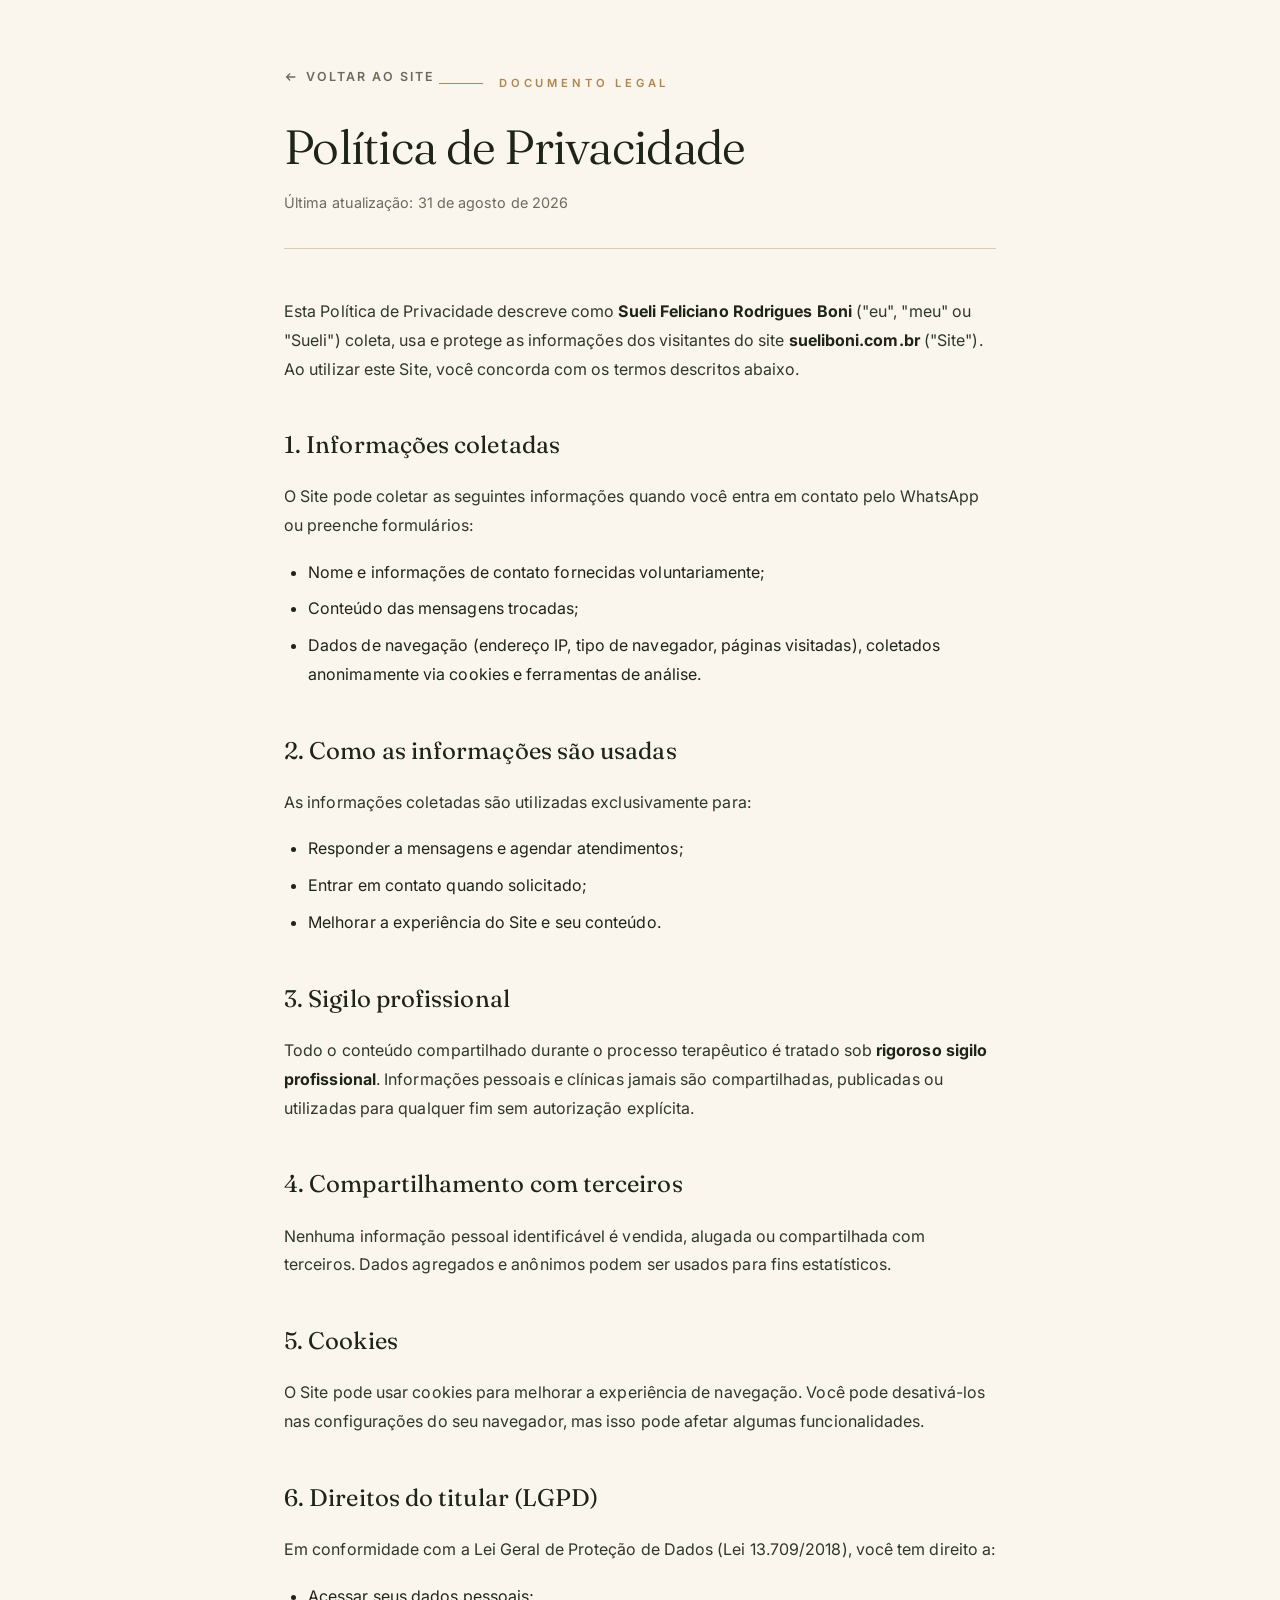
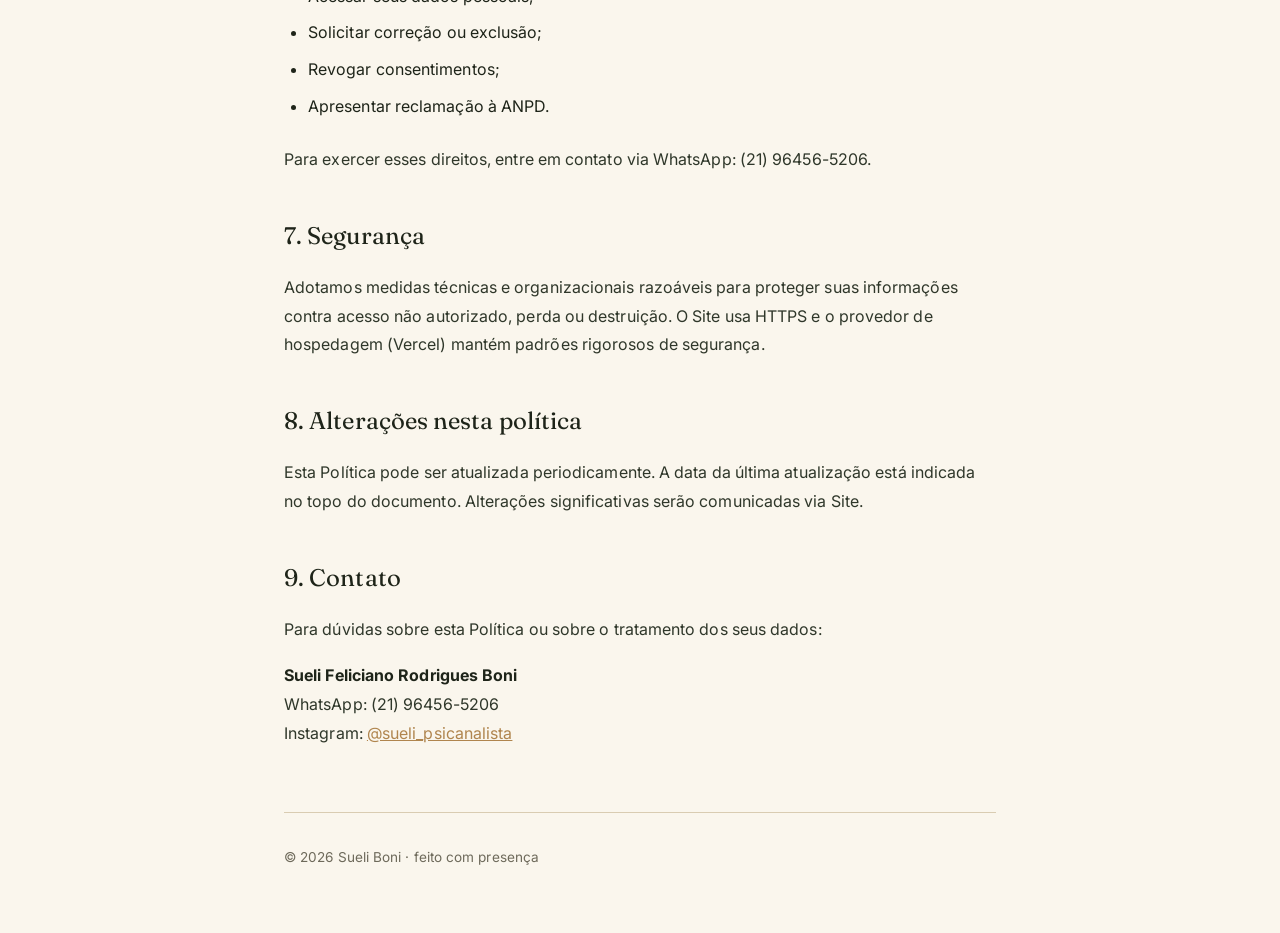
<file: privacidade.html>
<!DOCTYPE html>
<html lang="pt-BR">
<head>
  <meta charset="UTF-8">
  <meta name="viewport" content="width=device-width, initial-scale=1.0">
  <title>Política de Privacidade · Sueli Boni</title>
  <meta name="description" content="Política de privacidade do site institucional de Sueli Boni — psicanalista clínica e auriculoterapeuta.">
  <meta name="robots" content="index, follow">
  <meta name="theme-color" content="#0E1812">
  <link rel="canonical" href="https://sueliboni.com.br/privacidade.html">
  <link rel="preconnect" href="https://fonts.googleapis.com">
  <link rel="preconnect" href="https://fonts.gstatic.com" crossorigin>
  <link href="https://fonts.googleapis.com/css2?family=Fraunces:ital,opsz,wght@0,9..144,300..600;1,9..144,300..600&family=Inter:wght@300;400;500;600&display=swap" rel="stylesheet">
  <style>
    * { margin: 0; padding: 0; box-sizing: border-box; }
    body {
      font-family: "Inter", system-ui, -apple-system, sans-serif;
      background: #FAF6ED;
      color: #1E2419;
      line-height: 1.8;
      letter-spacing: .005em;
      -webkit-font-smoothing: antialiased;
    }
    .container { max-width: 760px; margin: 0 auto; padding: 4rem 1.5rem; }
    .back {
      display: inline-flex; align-items: center; gap: .5rem;
      font-size: .78rem; font-weight: 600; letter-spacing: .16em;
      text-transform: uppercase; color: #6E6A5B;
      text-decoration: none; margin-bottom: 2rem;
      transition: color .35s ease;
    }
    .back:hover { color: #B0854E; }
    .eyebrow {
      display: inline-flex; align-items: center; gap: 1rem;
      font-size: .7rem; font-weight: 600; letter-spacing: .34em;
      text-transform: uppercase; color: #B0854E;
      margin-bottom: 1.5rem;
    }
    .eyebrow::before { content: ""; width: 44px; height: 1px; background: #B0854E; }
    h1 {
      font-family: "Fraunces", Georgia, serif;
      font-weight: 340; line-height: 1.12;
      font-size: clamp(2rem, 5vw, 3rem);
      letter-spacing: -.015em; color: #1E2419;
      margin-bottom: 1rem;
    }
    h2 {
      font-family: "Fraunces", Georgia, serif;
      font-weight: 400; font-size: 1.5rem;
      margin-top: 2.5rem; margin-bottom: 1rem;
      color: #1E2419;
    }
    .meta {
      color: #6E6A5B; font-size: .9rem;
      margin-bottom: 3rem; padding-bottom: 2rem;
      border-bottom: 1px solid #D9CCB2;
    }
    p { margin-bottom: 1.1em; color: #2F372A; }
    strong { color: #1E2419; }
    a { color: #B0854E; }
    ul { margin: 1rem 0 1.5rem 1.5rem; }
    li { margin-bottom: .5em; }
    footer {
      margin-top: 4rem; padding-top: 2rem;
      border-top: 1px solid #D9CCB2;
      color: #6E6A5B; font-size: .85rem;
    }
  </style>
</head>
<body>
  <main class="container">
    <a class="back" href="/">
      <svg viewBox="0 0 16 16" width="14" height="14" fill="none" stroke="currentColor" stroke-width="1.5"><path d="M13 8H3M7 4l-4 4 4 4"/></svg>
      <span>Voltar ao site</span>
    </a>

    <p class="eyebrow">Documento legal</p>
    <h1>Política de Privacidade</h1>
    <p class="meta">Última atualização: 31 de agosto de 2026</p>

    <p>Esta Política de Privacidade descreve como <strong>Sueli Feliciano Rodrigues Boni</strong> ("eu", "meu" ou "Sueli") coleta, usa e protege as informações dos visitantes do site <strong>sueliboni.com.br</strong> ("Site"). Ao utilizar este Site, você concorda com os termos descritos abaixo.</p>

    <h2>1. Informações coletadas</h2>
    <p>O Site pode coletar as seguintes informações quando você entra em contato pelo WhatsApp ou preenche formulários:</p>
    <ul>
      <li>Nome e informações de contato fornecidas voluntariamente;</li>
      <li>Conteúdo das mensagens trocadas;</li>
      <li>Dados de navegação (endereço IP, tipo de navegador, páginas visitadas), coletados anonimamente via cookies e ferramentas de análise.</li>
    </ul>

    <h2>2. Como as informações são usadas</h2>
    <p>As informações coletadas são utilizadas exclusivamente para:</p>
    <ul>
      <li>Responder a mensagens e agendar atendimentos;</li>
      <li>Entrar em contato quando solicitado;</li>
      <li>Melhorar a experiência do Site e seu conteúdo.</li>
    </ul>

    <h2>3. Sigilo profissional</h2>
    <p>Todo o conteúdo compartilhado durante o processo terapêutico é tratado sob <strong>rigoroso sigilo profissional</strong>. Informações pessoais e clínicas jamais são compartilhadas, publicadas ou utilizadas para qualquer fim sem autorização explícita.</p>

    <h2>4. Compartilhamento com terceiros</h2>
    <p>Nenhuma informação pessoal identificável é vendida, alugada ou compartilhada com terceiros. Dados agregados e anônimos podem ser usados para fins estatísticos.</p>

    <h2>5. Cookies</h2>
    <p>O Site pode usar cookies para melhorar a experiência de navegação. Você pode desativá-los nas configurações do seu navegador, mas isso pode afetar algumas funcionalidades.</p>

    <h2>6. Direitos do titular (LGPD)</h2>
    <p>Em conformidade com a Lei Geral de Proteção de Dados (Lei 13.709/2018), você tem direito a:</p>
    <ul>
      <li>Acessar seus dados pessoais;</li>
      <li>Solicitar correção ou exclusão;</li>
      <li>Revogar consentimentos;</li>
      <li>Apresentar reclamação à ANPD.</li>
    </ul>
    <p>Para exercer esses direitos, entre em contato via WhatsApp: (21) 96456-5206.</p>

    <h2>7. Segurança</h2>
    <p>Adotamos medidas técnicas e organizacionais razoáveis para proteger suas informações contra acesso não autorizado, perda ou destruição. O Site usa HTTPS e o provedor de hospedagem (Vercel) mantém padrões rigorosos de segurança.</p>

    <h2>8. Alterações nesta política</h2>
    <p>Esta Política pode ser atualizada periodicamente. A data da última atualização está indicada no topo do documento. Alterações significativas serão comunicadas via Site.</p>

    <h2>9. Contato</h2>
    <p>Para dúvidas sobre esta Política ou sobre o tratamento dos seus dados:</p>
    <p><strong>Sueli Feliciano Rodrigues Boni</strong><br>
    WhatsApp: (21) 96456-5206<br>
    Instagram: <a href="https://instagram.com/sueli_psicanalista">@sueli_psicanalista</a></p>

    <footer>
      © 2026 Sueli Boni · feito com presença
    </footer>
  </main>
</body>
</html>
</file>
<file: css/style.css>
/* ═══════════════════════════════════════════════════════════════
   SUELI BONI — Identidade visual "Profundidade" v2.0
   Editorial · Premium · Acolhedor e forte
   Paleta: verde-pinho profundo · marfim · latão antigo
   ═══════════════════════════════════════════════════════════════ */

:root {
  /* Cores principais */
  --pine:        #0E1812;
  --pine-2:      #16241C;
  --pine-3:      #1F3226;
  --pine-4:      #2A4433;
  --ivory:       #F4EEE2;
  --ivory-soft:  #FAF6ED;
  --paper:       #FAF6ED;
  --paper-2:     #F4ECDA;
  --cream:       #F1E9D9;
  --sand:        #E5D9C3;
  --line:        #D9CCB2;
  --line-soft:   #EDE3CC;
  --ink:         #1E2419;
  --ink-2:       #2F372A;
  --muted:       #6E6A5B;
  --muted-soft:  #8B8676;
  --taupe:       #99927E;
  --brass:       #B0854E;
  --brass-soft:  #D4A574;
  --brass-light: #E5C49A;

  /* Tipografia */
  --serif: "Fraunces", Georgia, serif;
  --sans:  "Inter", system-ui, -apple-system, sans-serif;

  /* Ritmo */
  --ease: cubic-bezier(.22, .61, .36, 1);
  --ease-bounce: cubic-bezier(.34, 1.56, .64, 1);
  --pad-y: clamp(5rem, 11vw, 9.5rem);
  --container: 1180px;

  /* Sombras */
  --shadow-sm: 0 4px 16px -4px rgba(19, 32, 25, .12);
  --shadow-md: 0 12px 32px -8px rgba(19, 32, 25, .18);
  --shadow-lg: 0 24px 64px -16px rgba(19, 32, 25, .28);
  --shadow-xl: 0 40px 96px -24px rgba(19, 32, 25, .4);
  --shadow-brass: 0 18px 38px -16px rgba(176, 133, 78, .35);
}

/* ══════════ RESET ══════════ */
*,
*::before,
*::after {
  margin: 0;
  padding: 0;
  box-sizing: border-box;
}

/* Skip link para acessibilidade (teclado) */
.skip-link {
  position: absolute;
  top: -100px;
  left: 1rem;
  z-index: 9999;
  background: var(--pine);
  color: var(--ivory);
  padding: .8em 1.4em;
  border-radius: 999px;
  font-size: .78rem;
  font-weight: 600;
  letter-spacing: .12em;
  text-decoration: none;
  text-transform: uppercase;
  transition: top .25s var(--ease);
}

.skip-link:focus {
  top: 1rem;
  outline: 2px solid var(--brass);
  outline-offset: 3px;
}

html {
  scroll-behavior: smooth;
  scroll-padding-top: 96px;
  -webkit-text-size-adjust: 100%;
}

@media (prefers-reduced-motion: reduce) {
  html { scroll-behavior: auto; }
  *, *::before, *::after {
    animation-duration: .001s !important;
    transition-duration: .001s !important;
  }
  .reveal { opacity: 1 !important; transform: none !important; }
}

body {
  font-family: var(--sans);
  font-weight: 400;
  background: var(--paper);
  color: var(--ink);
  line-height: 1.75;
  letter-spacing: .005em;
  -webkit-font-smoothing: antialiased;
  -moz-osx-font-smoothing: grayscale;
  overflow-x: hidden;
  text-rendering: optimizeLegibility;
}

/* Grão de papel sutil */
body::before {
  content: "";
  position: fixed;
  inset: -50%;
  z-index: 2000;
  pointer-events: none;
  background-image: url("data:image/svg+xml,%3Csvg xmlns='http://www.w3.org/2000/svg' width='300' height='300'%3E%3Cfilter id='n'%3E%3CfeTurbulence type='fractalNoise' baseFrequency='0.72' numOctaves='2' stitchTiles='stitch'/%3E%3CfeColorMatrix type='saturate' values='0'/%3E%3C/filter%3E%3Crect width='100%25' height='100%25' filter='url(%23n)'/%3E%3C/svg%3E");
  opacity: .04;
  mix-blend-mode: multiply;
}

::selection {
  background: var(--brass);
  color: var(--ivory);
}

img,
svg {
  max-width: 100%;
  display: block;
}

::-webkit-scrollbar { width: 10px; }
::-webkit-scrollbar-track { background: var(--paper); }
::-webkit-scrollbar-thumb {
  background: var(--line);
  border-radius: 99px;
  border: 2px solid var(--paper);
  transition: background .35s var(--ease);
}
::-webkit-scrollbar-thumb:hover { background: var(--brass); }

/* Smooth scrollbar para Firefox */
* { scrollbar-width: thin; scrollbar-color: var(--line) var(--paper); }

.sr-only {
  position: absolute;
  width: 1px;
  height: 1px;
  clip-path: inset(50%);
  overflow: hidden;
  white-space: nowrap;
}

.container { width: min(1180px, 92%); margin-inline: auto; }
.container--narrow { width: min(800px, 90%); }
.center { text-align: center; }
.section { padding-block: var(--pad-y); position: relative; }

/* ══════════ LOADER ══════════ */
.loader {
  position: fixed;
  inset: 0;
  z-index: 9999;
  background: var(--pine);
  display: grid;
  place-items: center;
  transition: opacity .8s var(--ease), visibility .8s var(--ease);
}
.loader.is-hidden { opacity: 0; visibility: hidden; }

.loader__inner {
  display: flex;
  flex-direction: column;
  align-items: center;
  gap: 1.5rem;
}

.loader__mark {
  font-family: var(--serif);
  font-size: 3rem;
  color: var(--brass-soft);
  font-weight: 300;
  letter-spacing: .08em;
  animation: fadeInUp .8s var(--ease) forwards;
}

.loader__line {
  width: 60px;
  height: 1px;
  background: var(--brass);
  position: relative;
  overflow: hidden;
}
.loader__line::after {
  content: "";
  position: absolute;
  inset: 0;
  background: var(--ivory);
  transform: translateX(-100%);
  animation: loaderLine 1.4s var(--ease) infinite;
}

@keyframes loaderLine {
  0% { transform: translateX(-100%); }
  50% { transform: translateX(0); }
  100% { transform: translateX(100%); }
}
@keyframes fadeInUp {
  from { opacity: 0; transform: translateY(10px); }
  to { opacity: 1; transform: translateY(0); }
}

/* ══════════ CURSOR CUSTOM ══════════ */
.cursor {
  position: fixed;
  inset: 0;
  pointer-events: none;
  z-index: 9998;
  display: none;
}

@media (hover: hover) and (pointer: fine) {
  .cursor { display: block; }
}

.cursor__dot,
.cursor__ring {
  position: fixed;
  top: 0;
  left: 0;
  pointer-events: none;
  border-radius: 50%;
  transform: translate(-50%, -50%);
  mix-blend-mode: difference;
}

.cursor__dot {
  width: 6px;
  height: 6px;
  background: var(--ivory);
  transition: transform .15s var(--ease);
  z-index: 2;
}

.cursor__ring {
  width: 36px;
  height: 36px;
  border: 1px solid var(--ivory);
  transition: transform .35s var(--ease), width .35s var(--ease), height .35s var(--ease);
  z-index: 1;
}

.cursor.is-hover .cursor__ring {
  width: 60px;
  height: 60px;
  border-color: var(--brass-soft);
}
.cursor.is-hover .cursor__dot {
  transform: translate(-50%, -50%) scale(0);
}

/* ══════════ BARRA DE PROGRESSO ══════════ */
.progress {
  position: fixed;
  inset-inline: 0;
  top: 0;
  height: 2px;
  z-index: 120;
  background: transparent;
}
.progress span {
  display: block;
  height: 100%;
  width: 100%;
  background: linear-gradient(90deg, var(--brass) 0%, var(--brass-soft) 50%, var(--brass) 100%);
  transform-origin: left;
  transform: scaleX(0);
  transition: transform .15s linear;
}

/* ══════════ TIPOGRAFIA BASE ══════════ */
.eyebrow,
.section-tag {
  font-size: .7rem;
  font-weight: 600;
  letter-spacing: .34em;
  text-transform: uppercase;
  color: var(--brass);
  margin-bottom: 1.8rem;
  display: inline-flex;
  align-items: center;
  gap: 1.1rem;
}

.section-tag__line {
  width: 44px;
  height: 1px;
  background: var(--brass);
  flex: none;
}

.display,
h1,
h2,
h3 {
  font-family: var(--serif);
  font-weight: 340;
  line-height: 1.12;
  letter-spacing: -.015em;
  color: var(--ink);
}

.display { font-size: clamp(1.95rem, 4.6vw, 3.4rem); }
.display em { font-style: italic; color: var(--brass); font-weight: 400; }
.display--sm { font-size: clamp(1.65rem, 3.6vw, 2.5rem); }

p { color: var(--ink-2); }
p + p { margin-top: 1.15em; }

strong { font-weight: 600; color: var(--ink); }

a { color: inherit; }

:focus-visible {
  outline: 2px solid var(--brass);
  outline-offset: 3px;
  border-radius: 4px;
}

/* ══════════ BOTÕES ══════════ */
.btn {
  display: inline-flex;
  align-items: center;
  justify-content: center;
  gap: .7em;
  font-family: var(--sans);
  font-size: .78rem;
  font-weight: 600;
  letter-spacing: .16em;
  text-transform: uppercase;
  padding: 1.1em 2.2em;
  border-radius: 999px;
  text-decoration: none;
  cursor: pointer;
  white-space: nowrap;
  position: relative;
  overflow: hidden;
  border: 1px solid transparent;
  transition: background .45s var(--ease), color .45s var(--ease),
              border-color .45s var(--ease), transform .45s var(--ease),
              box-shadow .45s var(--ease);
}

.btn__arrow {
  display: inline-block;
  transition: transform .45s var(--ease);
}
.btn:hover .btn__arrow { transform: translateX(4px); }

/* Efeito de preenchimento no hover */
.btn::before {
  content: "";
  position: absolute;
  inset: 0;
  background: currentColor;
  transform: scaleX(0);
  transform-origin: right;
  transition: transform .55s var(--ease);
  z-index: 0;
  opacity: .06;
}
.btn:hover::before { transform: scaleX(1); transform-origin: left; }
.btn > * { position: relative; z-index: 1; }

.btn--primary { background: var(--pine); color: var(--ivory); border-color: var(--pine); }
.btn--primary:hover { background: var(--brass); color: var(--ivory); border-color: var(--brass); transform: translateY(-2px); box-shadow: var(--shadow-brass); }

.btn--ghost { border-color: var(--line); color: var(--ink); background: transparent; }
.btn--ghost:hover { border-color: var(--pine); background: var(--pine); color: var(--ivory); transform: translateY(-2px); }

.btn--outline { border-color: var(--ink); color: var(--ink); background: transparent; }
.btn--outline:hover { background: var(--ink); color: var(--ivory); transform: translateY(-2px); }

.btn--light { background: var(--ivory); color: var(--pine); border-color: var(--ivory); }
.btn--light:hover { background: var(--brass); color: var(--ivory); border-color: var(--brass); transform: translateY(-2px); box-shadow: 0 18px 38px -14px rgba(0, 0, 0, .5); }

.btn--ghost-light { border: 1px solid rgba(244, 238, 226, .25); color: var(--ivory); background: transparent; }
.btn--ghost-light:hover { background: var(--ivory); color: var(--pine); transform: translateY(-2px); }

.btn--small { padding: .85em 1.7em; font-size: .72rem; }
.btn--large { padding: 1.3em 2.9em; font-size: .84rem; }

/* ══════════ HEADER ══════════ */
.header {
  position: fixed;
  inset-inline: 0;
  top: 0;
  z-index: 100;
  background: color-mix(in srgb, var(--paper) 80%, transparent);
  backdrop-filter: blur(20px) saturate(180%);
  -webkit-backdrop-filter: blur(20px) saturate(180%);
  border-bottom: 1px solid transparent;
  transition: border-color .5s var(--ease), background .5s var(--ease), padding .5s var(--ease);
}
.header.is-scrolled {
  border-bottom-color: color-mix(in srgb, var(--line) 55%, transparent);
  background: color-mix(in srgb, var(--paper) 92%, transparent);
}

.header__inner {
  display: flex;
  align-items: center;
  gap: 2.6rem;
  height: 80px;
  transition: height .4s var(--ease);
}
.header.is-scrolled .header__inner { height: 68px; }

.brand {
  display: inline-flex;
  align-items: center;
  gap: .8rem;
  text-decoration: none;
  color: var(--ink);
  margin-right: auto;
}
.brand--footer { color: var(--ivory); margin-right: 0; margin-bottom: 1.2rem; }
.brand--footer .brand__mark { color: var(--brass-soft); }

.brand__mark {
  width: 40px;
  height: 40px;
  color: var(--brass);
  flex: none;
  transition: transform .8s var(--ease);
}
.brand:hover .brand__mark { transform: rotate(180deg); }

.brand__name {
  font-family: var(--serif);
  font-size: 1.3rem;
  letter-spacing: .02em;
  font-weight: 400;
}

.nav { display: flex; gap: 2.2rem; }
.nav a {
  font-size: .74rem;
  font-weight: 500;
  letter-spacing: .17em;
  text-transform: uppercase;
  color: var(--muted);
  text-decoration: none;
  position: relative;
  padding-block: .4em;
  transition: color .35s var(--ease);
}
.nav a::after {
  content: "";
  position: absolute;
  left: 0;
  bottom: 0;
  height: 1px;
  width: 0;
  background: var(--brass);
  transition: width .45s var(--ease);
}
.nav a:hover,
.nav a.is-active { color: var(--ink); }
.nav a:hover::after,
.nav a.is-active::after { width: 100%; }

.burger {
  display: none;
  background: none;
  border: 0;
  cursor: pointer;
  padding: .6rem;
  z-index: 110;
}
.burger span {
  display: block;
  width: 26px;
  height: 1.6px;
  background: var(--ink);
  margin: 6px 0;
  transition: transform .4s var(--ease), opacity .4s var(--ease), background .4s var(--ease);
}
.burger[aria-expanded="true"] span:nth-child(1) { transform: translateY(7.6px) rotate(45deg); }
.burger[aria-expanded="true"] span:nth-child(2) { opacity: 0; }
.burger[aria-expanded="true"] span:nth-child(3) { transform: translateY(-7.6px) rotate(-45deg); }

/* ══════════ HERO ══════════ */
.hero {
  position: relative;
  padding-top: clamp(1.5rem, 4vw, 3rem);
  padding-bottom: clamp(4rem, 8vw, 7rem);
  overflow: hidden;
  background: linear-gradient(180deg, var(--paper) 0%, var(--paper-2) 100%);
}

.hero__bg {
  position: absolute;
  inset: 0;
  pointer-events: none;
  z-index: 0;
}

.hero__orb {
  position: absolute;
  border-radius: 50%;
  filter: blur(80px);
  opacity: .55;
  animation: floatOrb 14s ease-in-out infinite;
}

.hero__orb--1 {
  width: 500px;
  height: 500px;
  background: radial-gradient(circle, color-mix(in srgb, var(--brass-soft) 30%, transparent), transparent 70%);
  top: -10%;
  right: -5%;
  animation-delay: -3s;
}

.hero__orb--2 {
  width: 400px;
  height: 400px;
  background: radial-gradient(circle, color-mix(in srgb, var(--sand) 60%, transparent), transparent 70%);
  bottom: -5%;
  left: -5%;
}

@keyframes floatOrb {
  0%, 100% { transform: translate(0, 0); }
  50% { transform: translate(40px, -30px); }
}

.hero__grid-pattern {
  position: absolute;
  inset: 0;
  background-image:
    linear-gradient(rgba(176, 133, 78, .04) 1px, transparent 1px),
    linear-gradient(90deg, rgba(176, 133, 78, .04) 1px, transparent 1px);
  background-size: 60px 60px;
  mask-image: radial-gradient(ellipse at center, black 30%, transparent 70%);
  -webkit-mask-image: radial-gradient(ellipse at center, black 30%, transparent 70%);
}

.hero__grid {
  position: relative;
  z-index: 1;
  display: grid;
  grid-template-columns: 1.06fr .94fr;
  gap: clamp(3rem, 6vw, 6rem);
  align-items: center;
}

.hero__badge {
  display: inline-flex;
  align-items: center;
  gap: .8rem;
  padding: .65em 1.3em;
  background: color-mix(in srgb, var(--ivory) 60%, transparent);
  backdrop-filter: blur(10px);
  border: 1px solid color-mix(in srgb, var(--brass) 20%, transparent);
  border-radius: 999px;
  font-size: .72rem;
  font-weight: 500;
  letter-spacing: .12em;
  text-transform: uppercase;
  color: var(--muted);
  margin-bottom: 1.8rem;
}

.hero__badge-dot {
  width: 6px;
  height: 6px;
  border-radius: 50%;
  background: var(--brass);
  box-shadow: 0 0 0 4px color-mix(in srgb, var(--brass) 25%, transparent);
  animation: pulseDot 2s ease-in-out infinite;
}

@keyframes pulseDot {
  0%, 100% { box-shadow: 0 0 0 4px color-mix(in srgb, var(--brass) 25%, transparent); }
  50% { box-shadow: 0 0 0 8px color-mix(in srgb, var(--brass) 10%, transparent); }
}

.hero__name {
  font-size: clamp(3.8rem, 10vw, 7.8rem);
  font-weight: 320;
  letter-spacing: -.03em;
  line-height: .95;
  margin-bottom: clamp(1.8rem, 4vw, 2.6rem);
  display: flex;
  flex-direction: column;
  gap: .05em;
}

.hero__name-line {
  display: block;
  overflow: hidden;
}

.hero__name-line--accent {
  font-style: italic;
  color: var(--brass);
  font-weight: 300;
}

.hero__statement {
  font-family: var(--serif);
  font-weight: 340;
  font-size: clamp(1.4rem, 2.8vw, 1.95rem);
  line-height: 1.3;
  max-width: 22ch;
  margin-bottom: 1.6rem;
  display: flex;
  flex-direction: column;
  gap: .15em;
}

.hero__statement-line {
  display: block;
}

.hero__statement-line--italic {
  font-style: italic;
  color: var(--brass);
}

.hero__desc {
  max-width: 48ch;
  color: var(--muted);
  margin-bottom: 2.6rem;
  font-size: 1.02rem;
}

.hero__actions {
  display: flex;
  flex-wrap: wrap;
  gap: 1rem;
  margin-bottom: 2.6rem;
}

.hero__trust {
  display: flex;
  flex-wrap: wrap;
  gap: 1.5rem;
  padding-top: 1.8rem;
  border-top: 1px solid color-mix(in srgb, var(--line) 50%, transparent);
}

.hero__trust-item {
  display: inline-flex;
  align-items: center;
  gap: .5em;
  font-size: .78rem;
  color: var(--muted);
  font-weight: 500;
}

.hero__trust-item svg {
  color: var(--brass);
}

/* Arte do hero */
.hero__media {
  position: relative;
}

.hero-art {
  position: relative;
}

.hero-art__frame {
  width: 100%;
  aspect-ratio: 4/5;
  max-width: 480px;
  margin-left: auto;
  background: linear-gradient(168deg, var(--pine-2), var(--pine) 58%, #0A120E);
  border-radius: 240px 240px 22px 22px;
  box-shadow: var(--shadow-xl);
  overflow: hidden;
  position: relative;
  transform: rotate(2deg);
  transition: transform .8s var(--ease);
}

.hero-art__frame:hover { transform: rotate(0deg); }

.hero-art__img {
  position: absolute;
  inset: 0;
  width: 100%;
  height: 100%;
  object-fit: cover;
  object-position: center 25%;
  filter: contrast(1.05) saturate(1.05);
}

.hero-art__frame::before {
  content: "";
  position: absolute;
  inset: 0;
  z-index: 2;
  pointer-events: none;
  background:
    radial-gradient(90% 60% at 50% 108%, rgba(212, 165, 116, .18), transparent 60%),
    linear-gradient(180deg, rgba(14, 24, 18, .28) 0%, transparent 26%, transparent 62%, rgba(14, 24, 18, .42) 100%);
}

.hero-art__badges {
  position: absolute;
  inset: 0;
  z-index: 3;
  pointer-events: none;
}

.hero-art__badge {
  position: absolute;
  display: inline-flex;
  align-items: center;
  gap: .5rem;
  background: var(--ivory);
  padding: .55em 1.1em;
  border-radius: 999px;
  font-size: .72rem;
  font-weight: 600;
  letter-spacing: .08em;
  color: var(--pine);
  box-shadow: var(--shadow-md);
  white-space: nowrap;
}

.hero-art__badge-dot {
  width: 6px;
  height: 6px;
  border-radius: 50%;
  background: var(--brass);
}

.hero-art__badge--1 {
  top: 8%;
  left: -22%;
  animation: floatBadge 6s ease-in-out infinite;
  animation-delay: -2s;
}

.hero-art__badge--2 {
  top: 48%;
  right: -28%;
  animation: floatBadge 6s ease-in-out infinite;
  animation-delay: -4s;
}

.hero-art__badge--3 {
  bottom: 6%;
  left: -20%;
  animation: floatBadge 6s ease-in-out infinite;
  animation-delay: -1s;
}

@keyframes floatBadge {
  0%, 100% { transform: translateY(0); }
  50% { transform: translateY(-8px); }
}

.hero-art__sparkles {
  position: absolute;
  inset: 0;
  z-index: 3;
  pointer-events: none;
}

.sparkle {
  position: absolute;
  color: var(--brass-soft);
  font-size: 1.2rem;
  animation: sparkleAnim 3s ease-in-out infinite;
}

.sparkle--1 { top: 15%; right: 12%; animation-delay: 0s; }
.sparkle--2 { bottom: 25%; left: 8%; animation-delay: -1s; font-size: .9rem; }
.sparkle--3 { top: 35%; right: 5%; animation-delay: -2s; font-size: 1.4rem; }

@keyframes sparkleAnim {
  0%, 100% { opacity: .3; transform: scale(.8); }
  50% { opacity: 1; transform: scale(1.2); }
}

/* Indicador de rolagem */
.hero__scroll {
  position: absolute;
  left: 50%;
  bottom: 1.6rem;
  transform: translateX(-50%);
  display: flex;
  flex-direction: column;
  align-items: center;
  gap: .55rem;
  color: var(--taupe);
  font-size: .66rem;
  letter-spacing: .3em;
  text-transform: uppercase;
  z-index: 2;
}

.hero__scroll i {
  width: 1px;
  height: 44px;
  background: var(--line);
  position: relative;
  overflow: hidden;
}

.hero__scroll i::after {
  content: "";
  position: absolute;
  inset-inline: 0;
  top: -50%;
  height: 50%;
  background: var(--brass);
  animation: drip 2.2s var(--ease) infinite;
}

@keyframes drip { to { top: 110%; } }

/* ══════════ MARQUEE ══════════ */
.marquee {
  background: var(--pine);
  color: var(--ivory);
  padding-block: 1.25rem;
  overflow: hidden;
  white-space: nowrap;
  border-block: 1px solid rgba(244, 238, 226, .08);
  position: relative;
}

.marquee::before,
.marquee::after {
  content: "";
  position: absolute;
  top: 0;
  bottom: 0;
  width: 100px;
  z-index: 2;
  pointer-events: none;
}

.marquee::before {
  left: 0;
  background: linear-gradient(90deg, var(--pine), transparent);
}

.marquee::after {
  right: 0;
  background: linear-gradient(-90deg, var(--pine), transparent);
}

.marquee__track {
  display: inline-flex;
  animation: marquee 35s linear infinite;
}

.marquee__track span {
  font-family: var(--serif);
  font-size: 1.05rem;
  font-weight: 340;
  font-style: italic;
  letter-spacing: .04em;
  padding-right: .5em;
}

.marquee b {
  color: var(--brass);
  font-style: normal;
  margin-inline: 1.1em;
}

@keyframes marquee { to { transform: translateX(-50%); } }
.marquee:hover .marquee__track { animation-play-state: paused; }

/* ══════════ IDENTIFICAÇÃO ══════════ */
.identify { background: var(--paper); position: relative; }

.identify::before {
  content: "";
  position: absolute;
  top: 0;
  left: 50%;
  transform: translateX(-50%);
  width: 1px;
  height: 80px;
  background: linear-gradient(180deg, transparent, var(--brass));
}

.identify .display {
  margin-bottom: clamp(2.6rem, 6vw, 4rem);
  max-width: 22ch;
}

.identify__cols {
  display: grid;
  grid-template-columns: 1fr 1fr;
  gap: clamp(2rem, 5vw, 4.5rem);
}

.identify__text {
  color: var(--muted);
  font-size: 1.05rem;
  line-height: 1.8;
}

.dropcap::first-letter {
  font-family: var(--serif);
  font-weight: 340;
  font-size: 3.8em;
  line-height: .82;
  color: var(--brass);
  float: left;
  padding-right: .14em;
  padding-top: .05em;
}

/* ══════════ STATS ══════════ */
.stats {
  background: var(--pine);
  color: var(--ivory);
  padding-block: clamp(3rem, 6vw, 5rem);
  position: relative;
  overflow: hidden;
}

.stats::before {
  content: "";
  position: absolute;
  inset: 0;
  background:
    radial-gradient(60% 50% at 80% 50%, color-mix(in srgb, var(--brass) 12%, transparent), transparent 70%),
    radial-gradient(50% 50% at 20% 50%, color-mix(in srgb, var(--pine-3) 80%, transparent), transparent 70%);
}

.stats__grid {
  position: relative;
  display: grid;
  grid-template-columns: repeat(4, 1fr);
  gap: 0;
}

.stat {
  text-align: center;
  padding: 1rem 1.5rem;
  border-left: 1px solid rgba(244, 238, 226, .08);
}
.stat:last-child { border-right: 1px solid rgba(244, 238, 226, .08); }

.stat__num {
  display: inline-block;
  font-family: var(--serif);
  font-size: clamp(2.4rem, 5vw, 3.6rem);
  font-weight: 300;
  color: var(--brass-soft);
  line-height: 1;
  margin-bottom: .3rem;
}

.stat__suffix {
  display: inline-block;
  font-family: var(--serif);
  font-size: clamp(1rem, 1.6vw, 1.2rem);
  color: var(--ivory);
  font-weight: 400;
  margin-left: .2rem;
  opacity: .7;
}

.stat__label {
  font-size: .78rem;
  color: color-mix(in srgb, var(--ivory) 70%, transparent);
  letter-spacing: .08em;
  text-transform: uppercase;
  font-weight: 500;
}

/* ══════════ PILARES ══════════ */
.pillars { background: var(--cream); }

.pillars__head {
  display: grid;
  grid-template-columns: 1.25fr .75fr;
  align-items: end;
  gap: clamp(2rem, 5vw, 4rem);
  margin-bottom: clamp(3rem, 7vw, 5rem);
}

.pillars .display { max-width: 20ch; }
.pillars__intro { color: var(--muted); font-size: 1rem; padding-bottom: .4rem; }

.pillars__grid {
  display: grid;
  grid-template-columns: repeat(3, 1fr);
  gap: clamp(1.4rem, 3.4vw, 2.6rem);
  counter-reset: pilar;
}

.pillar {
  background: var(--paper);
  border: 1px solid color-mix(in srgb, var(--line) 60%, transparent);
  border-radius: 22px;
  padding: clamp(1.8rem, 3.4vw, 2.6rem);
  position: relative;
  overflow: hidden;
  transition: transform .55s var(--ease), box-shadow .55s var(--ease), border-color .55s var(--ease);
}

.pillar::after {
  content: "";
  position: absolute;
  inset-inline: 0;
  bottom: 0;
  height: 3px;
  background: linear-gradient(90deg, var(--brass), var(--brass-soft));
  transform: scaleX(0);
  transform-origin: left;
  transition: transform .6s var(--ease);
}

.pillar::before {
  content: "";
  position: absolute;
  inset: 0;
  background: radial-gradient(ellipse at top right, color-mix(in srgb, var(--brass) 8%, transparent), transparent 60%);
  opacity: 0;
  transition: opacity .5s var(--ease);
}

.pillar:hover {
  transform: translateY(-10px);
  box-shadow: var(--shadow-lg);
  border-color: var(--line);
}

.pillar:hover::after { transform: scaleX(1); }
.pillar:hover::before { opacity: 1; }

.pillar__num {
  position: absolute;
  top: 1.2rem;
  right: 1.6rem;
  font-family: var(--serif);
  font-size: 2.6rem;
  font-weight: 320;
  color: color-mix(in srgb, var(--line) 85%, transparent);
  line-height: 1;
  transition: color .5s var(--ease), transform .5s var(--ease);
  z-index: 1;
}

.pillar:hover .pillar__num {
  color: var(--brass);
  transform: scale(1.1) rotate(-5deg);
}

.pillar__icon {
  display: grid;
  place-items: center;
  width: 64px;
  height: 64px;
  border-radius: 50%;
  background: color-mix(in srgb, var(--pine) 6%, transparent);
  color: var(--pine);
  margin-bottom: 1.6rem;
  transition: background .5s var(--ease), color .5s var(--ease), transform .5s var(--ease);
  position: relative;
  z-index: 1;
}

.pillar__icon svg { width: 34px; height: 34px; }
.pillar:hover .pillar__icon {
  background: var(--pine);
  color: var(--brass-soft);
  transform: rotate(360deg);
}

.pillar h3 {
  font-size: clamp(1.3rem, 2.2vw, 1.55rem);
  margin-bottom: .8rem;
  position: relative;
  z-index: 1;
}

.pillar p {
  font-size: .94rem;
  color: var(--muted);
  position: relative;
  z-index: 1;
}

.pillar__arrow {
  position: absolute;
  bottom: 1.6rem;
  right: 1.8rem;
  font-size: 1.2rem;
  color: var(--brass);
  opacity: 0;
  transform: translateX(-10px);
  transition: opacity .5s var(--ease), transform .5s var(--ease);
  z-index: 1;
}

.pillar:hover .pillar__arrow {
  opacity: 1;
  transform: translateX(0);
}

/* ══════════ CITAÇÃO ══════════ */
.quote-band {
  background: var(--pine);
  color: var(--ivory);
  padding-block: clamp(5rem, 11vw, 9rem);
  position: relative;
  overflow: hidden;
}

.quote-band__bg {
  position: absolute;
  inset: 0;
  background:
    radial-gradient(50% 50% at 30% 30%, color-mix(in srgb, var(--brass) 10%, transparent), transparent 60%),
    radial-gradient(50% 50% at 80% 70%, color-mix(in srgb, var(--pine-3) 60%, transparent), transparent 70%);
  pointer-events: none;
}

.quote-band::before {
  content: "✳";
  position: absolute;
  right: -4%;
  top: -18%;
  font-size: min(34vw, 30rem);
  color: rgba(244, 238, 226, .04);
  line-height: 1;
  z-index: 1;
}

.quote {
  position: relative;
  text-align: center;
  z-index: 2;
}

.quote__mark {
  display: block;
  font-family: var(--serif);
  font-size: 6rem;
  line-height: 0;
  color: var(--brass);
  margin-bottom: 1.8rem;
  font-weight: 300;
}

.quote p {
  font-family: var(--serif);
  font-weight: 330;
  font-style: italic;
  font-size: clamp(1.5rem, 3.4vw, 2.4rem);
  line-height: 1.4;
  max-width: 28ch;
  margin-inline: auto;
  color: var(--ivory);
}

.quote p em {
  color: #F0D4A0;
  font-weight: 400;
}

.quote cite {
  display: inline-flex;
  align-items: center;
  gap: .8rem;
  margin-top: 2.4rem;
  font-style: normal;
  font-size: .74rem;
  font-weight: 600;
  letter-spacing: .3em;
  text-transform: uppercase;
  color: var(--brass-soft);
}

.quote cite::before {
  content: "";
  width: 32px;
  height: 1px;
  background: var(--brass-soft);
}

/* ══════════ SOBRE ══════════ */
.about { background: var(--paper); }

.about__grid {
  display: grid;
  grid-template-columns: .92fr 1.08fr;
  gap: clamp(3rem, 7vw, 6.5rem);
  align-items: center;
}

.about__media {
  position: relative;
}

.about-art {
  background: var(--pine);
  border-radius: 180px 180px 22px 22px;
  aspect-ratio: 4/5;
  max-width: 440px;
  box-shadow: var(--shadow-xl);
  position: relative;
  overflow: hidden;
  transform: rotate(-2deg);
  transition: transform .8s var(--ease);
}

.about-art:hover { transform: rotate(0deg); }

.about-art::after {
  content: "";
  position: absolute;
  inset: 14px;
  border-radius: 170px 170px 14px 14px;
  border: 1px solid rgba(244, 238, 226, .28);
  pointer-events: none;
  z-index: 2;
}

.about-art__img {
  width: 100%;
  height: 100%;
  object-fit: cover;
  object-position: center 30%;
  filter: contrast(1.05) saturate(1.05);
}

.about-art__seal {
  position: absolute;
  bottom: -30px;
  right: -30px;
  width: 130px;
  height: 130px;
  background: var(--brass);
  border-radius: 50%;
  display: grid;
  place-items: center;
  z-index: 3;
  box-shadow: var(--shadow-md);
  animation: spin 30s linear infinite;
}

.about-art__seal-text {
  font-family: var(--sans);
  font-size: .68rem;
  font-weight: 600;
  letter-spacing: .28em;
  fill: var(--ivory);
  text-transform: uppercase;
}

.about__signature {
  margin-top: 2rem;
  display: flex;
  align-items: center;
  gap: 1rem;
  color: var(--muted);
  font-family: var(--serif);
  font-style: italic;
  font-size: .9rem;
  max-width: 200px;
  margin-left: auto;
}

.about__signature svg {
  width: 80px;
  height: auto;
  flex: none;
  opacity: .7;
}

.about h2 {
  font-size: clamp(2.3rem, 5vw, 3.5rem);
  font-weight: 330;
  margin-bottom: .8rem;
}

.about__role {
  color: var(--brass);
  letter-spacing: .24em;
  text-transform: uppercase;
  font-size: .7rem;
  font-weight: 600;
  margin-bottom: 2.2rem;
}

.about__body {
  color: var(--muted);
  max-width: 54ch;
  font-size: 1.03rem;
}

.about__values {
  list-style: none;
  margin-top: 2.4rem;
  margin-bottom: 2.6rem;
  display: flex;
  flex-wrap: wrap;
  gap: .8rem;
}

.about__values li {
  display: inline-flex;
  align-items: center;
  gap: .55em;
  border: 1px solid var(--line);
  border-radius: 999px;
  padding: .55em 1.25em;
  font-size: .8rem;
  font-weight: 600;
  letter-spacing: .08em;
  color: var(--ink);
  background: var(--cream);
  transition: background .35s var(--ease), border-color .35s var(--ease), transform .35s var(--ease);
}

.about__values li:hover {
  background: var(--paper);
  border-color: var(--brass);
  transform: translateY(-2px);
}

.about__values span { color: var(--brass); }

.about__credentials {
  display: flex;
  align-items: center;
  gap: 1.5rem;
  margin-top: 2.4rem;
  margin-bottom: 2.6rem;
  padding: 1.4rem 1.6rem;
  background: var(--cream);
  border: 1px solid var(--line);
  border-radius: 18px;
}

.about__credential {
  display: flex;
  align-items: center;
  gap: .9rem;
  flex: 1;
}

.about__credential-num {
  font-family: var(--serif);
  font-size: 2.2rem;
  font-weight: 300;
  color: var(--brass);
  line-height: 1;
}

.about__credential-label {
  display: flex;
  flex-direction: column;
  gap: .1rem;
}

.about__credential-label strong {
  font-size: .85rem;
  font-weight: 600;
  color: var(--ink);
}

.about__credential-label span {
  font-size: .78rem;
  color: var(--muted);
}

.about__credential-divider {
  width: 1px;
  height: 36px;
  background: var(--line);
  flex: none;
}

/* ══════════ COMO FUNCIONA ══════════ */
.how { background: var(--cream); }

.how__head {
  display: grid;
  grid-template-columns: 1fr auto;
  align-items: end;
  gap: 2rem;
  margin-bottom: clamp(2.6rem, 6vw, 4rem);
}

.how__note {
  max-width: 34ch;
  font-size: .88rem;
  color: var(--taupe);
  font-style: italic;
  text-align: right;
  padding-bottom: .4rem;
}

.steps { list-style: none; max-width: 820px; }

.step {
  display: grid;
  grid-template-columns: auto 1fr;
  gap: clamp(1.6rem, 4.5vw, 3.4rem);
  align-items: start;
  padding-block: clamp(1.8rem, 4vw, 2.6rem);
  border-top: 1px solid var(--line);
  position: relative;
  transition: padding-left .5s var(--ease);
}

.steps .step:last-child { border-bottom: 1px solid var(--line); }

.step::before {
  content: "";
  position: absolute;
  left: -2.2rem;
  top: 50%;
  width: 8px;
  height: 8px;
  border-radius: 50%;
  background: var(--brass);
  opacity: 0;
  transform: scale(.4);
  transition: opacity .4s var(--ease), transform .4s var(--ease);
}

.step:hover { padding-left: .8rem; }
.step:hover::before { opacity: 1; transform: scale(1); }

.step__num {
  font-family: var(--serif);
  font-size: clamp(2.4rem, 5vw, 3.4rem);
  font-weight: 300;
  color: var(--brass);
  line-height: 1;
  min-width: 2ch;
}

.step__body h3 {
  font-size: clamp(1.3rem, 2.4vw, 1.6rem);
  margin-bottom: .5rem;
}

.step__body p {
  color: var(--muted);
  font-size: .97rem;
  max-width: 52ch;
}

.step__line {
  position: absolute;
  top: 50%;
  left: -2rem;
  width: 0;
  height: 1px;
  background: var(--brass);
  opacity: 0;
  transition: width .5s var(--ease), opacity .5s var(--ease);
}

.step:hover .step__line {
  width: 1.4rem;
  opacity: 1;
}

/* ══════════ FAQ �═════════ */
.faq { background: var(--paper); }

.faq__grid {
  display: grid;
  grid-template-columns: .85fr 1.15fr;
  gap: clamp(3rem, 7vw, 6rem);
  align-items: start;
}

.faq__intro { position: sticky; top: 120px; }

.faq__intro p {
  color: var(--muted);
  max-width: 34ch;
  margin-bottom: 2rem;
}

.faq__intro-card {
  margin-top: 2.6rem;
  padding: 1.4rem 1.6rem;
  background: var(--cream);
  border: 1px solid var(--line);
  border-radius: 18px;
  display: flex;
  align-items: center;
  gap: 1.2rem;
}

.faq__intro-card-icon {
  width: 44px;
  height: 44px;
  border-radius: 50%;
  background: var(--pine);
  color: var(--brass-soft);
  display: grid;
  place-items: center;
  flex: none;
}

.faq__intro-card strong {
  display: block;
  font-size: .95rem;
  margin-bottom: .2rem;
  color: var(--ink);
}

.faq__intro-card span {
  font-size: .78rem;
  color: var(--muted);
}

.faq__september {
  margin-top: 1rem;
  padding: 1.4rem 1.6rem;
  background: linear-gradient(135deg, rgba(229, 196, 116, .12), rgba(229, 196, 116, .04));
  border: 1px solid color-mix(in srgb, var(--brass-soft) 35%, transparent);
  border-radius: 18px;
  display: flex;
  align-items: center;
  gap: 1.2rem;
}

.faq__september-flag {
  width: 44px;
  height: 44px;
  border-radius: 50%;
  background: linear-gradient(135deg, #F4D35E, #EEB422);
  display: grid;
  place-items: center;
  font-size: 1.3rem;
  flex: none;
  box-shadow: 0 4px 14px -4px rgba(238, 180, 34, .4);
}

.faq__september strong {
  display: block;
  font-size: .95rem;
  margin-bottom: .2rem;
  color: var(--ink);
  font-family: var(--serif);
  font-weight: 400;
}

.faq__september span {
  font-size: .78rem;
  color: var(--muted);
}

.faq-item { border-bottom: 1px solid var(--line); }
.faq-item:first-child { border-top: 1px solid var(--line); }

.faq-item__q {
  width: 100%;
  display: flex;
  align-items: center;
  justify-content: space-between;
  gap: 1.5rem;
  background: none;
  border: 0;
  cursor: pointer;
  text-align: left;
  font-family: var(--serif);
  font-weight: 380;
  font-size: clamp(1.05rem, 2vw, 1.3rem);
  color: var(--ink);
  padding: 1.5rem .2rem;
  transition: color .35s var(--ease);
}

.faq-item__q:hover { color: var(--brass); }

.faq-item__icon {
  position: relative;
  flex: none;
  width: 34px;
  height: 34px;
  border-radius: 50%;
  border: 1px solid var(--line);
  transition: background .45s var(--ease), border-color .45s var(--ease), transform .5s var(--ease);
}

.faq-item__icon::before,
.faq-item__icon::after {
  content: "";
  position: absolute;
  top: 50%;
  left: 50%;
  width: 12px;
  height: 1.4px;
  background: currentColor;
  transform: translate(-50%, -50%);
  transition: transform .5s var(--ease), background .45s var(--ease);
}

.faq-item__icon::after { transform: translate(-50%, -50%) rotate(90deg); }

.faq-item__q[aria-expanded="true"] .faq-item__icon {
  background: var(--pine);
  border-color: var(--pine);
  color: var(--ivory);
  transform: rotate(135deg);
}

.faq-item__q[aria-expanded="true"] { color: var(--brass); }

.faq-item__a {
  display: grid;
  grid-template-rows: 0fr;
  transition: grid-template-rows .55s var(--ease);
}

.faq-item__a > p {
  overflow: hidden;
  min-height: 0;
  color: var(--muted);
  font-size: .97rem;
  max-width: 56ch;
  padding: .15rem .2rem 1.7rem;
}

.faq-item.is-open .faq-item__a { grid-template-rows: 1fr; }

/* ══════════ PARA QUEM É ══════════ */
.publico { background: var(--pine); color: var(--ivory); position: relative; overflow: hidden; }

.publico::before {
  content: "";
  position: absolute;
  inset: 0;
  background: radial-gradient(50% 50% at 80% 30%, color-mix(in srgb, var(--brass) 8%, transparent), transparent 60%);
  pointer-events: none;
}

.publico__head {
  max-width: 760px;
  margin-bottom: clamp(3rem, 6vw, 5rem);
  position: relative;
  z-index: 1;
}

.publico__head .display { color: var(--ivory); }
.publico__head .display em { color: var(--brass-soft); }
.publico__head .section-tag { color: var(--brass-soft); }
.publico__head .section-tag__line { background: var(--brass-soft); }

.publico__intro {
  color: color-mix(in srgb, var(--ivory) 80%, transparent);
  font-size: 1.05rem;
  max-width: 56ch;
  margin-top: 1rem;
}

.publico__intro strong { color: var(--ivory); }

.publico__grid {
  display: grid;
  grid-template-columns: repeat(4, 1fr);
  gap: clamp(1rem, 2vw, 1.6rem);
  position: relative;
  z-index: 1;
}

.publico-card {
  background: rgba(244, 238, 226, .04);
  border: 1px solid rgba(244, 238, 226, .12);
  border-radius: 18px;
  padding: clamp(1.6rem, 3vw, 2.2rem);
  position: relative;
  transition: background .45s var(--ease), border-color .45s var(--ease), transform .45s var(--ease);
}

.publico-card:hover {
  background: rgba(244, 238, 226, .08);
  border-color: var(--brass-soft);
  transform: translateY(-4px);
}

.publico-card__icon {
  width: 52px;
  height: 52px;
  border-radius: 50%;
  background: color-mix(in srgb, var(--brass) 15%, transparent);
  color: var(--brass-soft);
  display: grid;
  place-items: center;
  margin-bottom: 1.2rem;
}

.publico-card__icon svg { width: 26px; height: 26px; }

.publico-card h3 {
  font-size: 1.3rem;
  color: var(--ivory);
  margin-bottom: .6rem;
  font-family: var(--serif);
  font-weight: 400;
}

.publico-card p {
  font-size: .9rem;
  color: color-mix(in srgb, var(--ivory) 72%, transparent);
  line-height: 1.65;
}

.publico-card__num {
  position: absolute;
  top: 1.2rem;
  right: 1.4rem;
  font-family: var(--serif);
  font-size: 1.4rem;
  font-weight: 300;
  color: var(--brass);
  opacity: .7;
}

/* ══════════ TEMAS ATENDIDOS ══════════ */
.topics { background: var(--paper); position: relative; }

.topics__head {
  margin-bottom: clamp(3rem, 6vw, 5rem);
  max-width: 720px;
}

.topics .display { max-width: 22ch; }

.topics__grid {
  display: grid;
  grid-template-columns: repeat(3, 1fr);
  gap: 0;
  border-top: 1px solid var(--line);
  border-left: 1px solid var(--line);
}

.topic {
  padding: clamp(2rem, 4vw, 2.8rem);
  border-right: 1px solid var(--line);
  border-bottom: 1px solid var(--line);
  position: relative;
  transition: background .45s var(--ease);
}

.topic::before {
  content: "";
  position: absolute;
  inset: 0;
  background: linear-gradient(135deg, color-mix(in srgb, var(--brass) 5%, transparent), transparent 50%);
  opacity: 0;
  transition: opacity .45s var(--ease);
  pointer-events: none;
}

.topic:hover { background: var(--cream); }
.topic:hover::before { opacity: 1; }

.topic__num {
  display: inline-block;
  font-family: var(--serif);
  font-size: .85rem;
  color: var(--brass);
  margin-bottom: 1rem;
  letter-spacing: .2em;
}

.topic h3 {
  font-size: 1.25rem;
  margin-bottom: .8rem;
  color: var(--ink);
}

.topic p {
  font-size: .95rem;
  color: var(--muted);
  max-width: 36ch;
}

/* ══════════ INSTAGRAM / CONTEÚDOS ══════════ */
.instagram { background: var(--cream); }

.ig__grid {
  display: grid;
  grid-template-columns: .92fr 1.08fr;
  gap: clamp(2.5rem, 6vw, 5rem);
  align-items: center;
}

.ig__media { margin: 0; }

.ig-card {
  position: relative;
  max-width: 440px;
  aspect-ratio: 4/5;
  border-radius: 26px;
  overflow: hidden;
  box-shadow: var(--shadow-xl);
  transform: rotate(2deg);
  transition: transform .8s var(--ease);
}

.ig-card:hover {
  transform: rotate(0deg) scale(1.02);
}

.ig-card img {
  width: 100%;
  height: 100%;
  object-fit: cover;
  object-position: 70% 25%;
  transition: transform 1.2s var(--ease);
}

.ig-card:hover img { transform: scale(1.05); }

.ig-card__overlay {
  position: absolute;
  inset: 0;
  background: linear-gradient(180deg, transparent 40%, rgba(14, 24, 18, .85) 100%);
  display: flex;
  flex-direction: column;
  justify-content: flex-end;
  padding: 1.5rem;
  z-index: 2;
}

.ig-card__handle {
  display: inline-flex;
  align-items: center;
  gap: .5rem;
  background: color-mix(in srgb, var(--pine) 65%, transparent);
  backdrop-filter: blur(10px);
  -webkit-backdrop-filter: blur(10px);
  color: var(--ivory);
  padding: .6em 1.2em;
  border-radius: 999px;
  font-size: .78rem;
  font-weight: 600;
  letter-spacing: .12em;
  width: fit-content;
  margin-bottom: 1rem;
}

.ig-card__cta {
  display: inline-flex;
  align-items: center;
  gap: .6rem;
  color: var(--ivory);
  font-size: .78rem;
  font-weight: 600;
  letter-spacing: .12em;
  text-transform: uppercase;
  opacity: 0;
  transform: translateY(10px);
  transition: opacity .5s var(--ease), transform .5s var(--ease);
}

.ig-card:hover .ig-card__cta {
  opacity: 1;
  transform: translateY(0);
}

.ig__posts {
  margin-top: 2rem;
  display: flex;
  flex-direction: column;
  gap: .8rem;
  max-width: 440px;
}

.ig__post {
  padding: 1.1rem 1.4rem;
  background: var(--paper);
  border-radius: 14px;
  border: 1px solid color-mix(in srgb, var(--line) 60%, transparent);
  display: flex;
  align-items: center;
  gap: 1.2rem;
  font-family: var(--serif);
  font-style: italic;
  font-size: .98rem;
  color: var(--ink-2);
  transition: border-color .35s var(--ease), transform .35s var(--ease);
}

.ig__post:hover {
  border-color: var(--brass);
  transform: translateX(4px);
}

.ig__post-num {
  font-family: var(--serif);
  font-style: normal;
  font-weight: 300;
  font-size: .85rem;
  color: var(--brass);
  flex: none;
}

.ig__content h2 { max-width: 20ch; margin-bottom: 1.5rem; }
.ig__content p { color: var(--muted); max-width: 46ch; margin-bottom: 2.4rem; }

.ig__stats {
  display: flex;
  gap: 2.6rem;
  margin-bottom: 2.6rem;
  padding: 1.4rem 0;
  border-block: 1px solid var(--line);
}

.ig__stat { display: flex; flex-direction: column; gap: .2rem; }

.ig__stat-num {
  font-family: var(--serif);
  font-size: 1.6rem;
  font-weight: 400;
  color: var(--brass);
  letter-spacing: -.01em;
}

.ig__stat-label {
  font-size: .75rem;
  color: var(--muted);
  text-transform: uppercase;
  letter-spacing: .12em;
  font-weight: 500;
}

/* ══════════ CTA FINAL ══════════ */
.final {
  background: linear-gradient(175deg, var(--pine-2), var(--pine) 55%);
  color: var(--ivory);
  padding-block: clamp(6rem, 13vw, 10.5rem);
  position: relative;
  overflow: hidden;
}

.final__bg {
  position: absolute;
  inset: 0;
  pointer-events: none;
}

.final__orb {
  position: absolute;
  border-radius: 50%;
  filter: blur(100px);
  opacity: .4;
}

.final__orb--1 {
  width: 600px;
  height: 600px;
  background: radial-gradient(circle, color-mix(in srgb, var(--brass) 30%, transparent), transparent 70%);
  bottom: -30%;
  left: -10%;
}

.final__orb--2 {
  width: 500px;
  height: 500px;
  background: radial-gradient(circle, color-mix(in srgb, var(--pine-3) 60%, transparent), transparent 70%);
  top: -20%;
  right: -10%;
}

.final::before {
  content: "";
  position: absolute;
  inset: 0;
  pointer-events: none;
  background: radial-gradient(46% 60% at 50% 115%, rgba(176, 133, 78, .28), transparent 68%);
  z-index: 1;
}

.final__star {
  display: block;
  font-size: 1.6rem;
  color: var(--brass);
  margin-bottom: 1.8rem;
}

.final .display {
  margin-bottom: 1.6rem;
  max-width: 22ch;
  margin-inline: auto;
  position: relative;
  z-index: 2;
}

.final .display em,
.final h2 em,
section.final em {
  font-style: italic;
  color: #F0D4A0 !important;
  font-weight: 400;
  text-shadow: 0 0 40px color-mix(in srgb, var(--brass-soft) 50%, transparent);
  background: linear-gradient(135deg, #F0D4A0 0%, #D4A574 100%);
  -webkit-background-clip: text;
  background-clip: text;
  -webkit-text-fill-color: transparent;
  padding: 0 .05em;
}

.final p:not(.final__star) {
  color: color-mix(in srgb, var(--ivory) 76%, transparent);
  max-width: 48ch;
  margin-inline: auto;
  margin-bottom: 2.8rem;
  position: relative;
  z-index: 2;
}

.final__actions {
  display: flex;
  flex-wrap: wrap;
  gap: 1rem;
  justify-content: center;
  position: relative;
  z-index: 2;
}

/* ══════════ FOOTER ══════════ */
.footer {
  background: var(--pine);
  color: var(--ivory);
  padding-block: 4rem 2.2rem;
  border-top: 1px solid rgba(244, 238, 226, .09);
}

.footer__top {
  display: grid;
  grid-template-columns: 1.4fr .8fr .8fr .9fr;
  gap: clamp(2rem, 6vw, 5rem);
  padding-bottom: 2.8rem;
  border-bottom: 1px solid rgba(244, 238, 226, .09);
}

.footer__brand {
  font-family: var(--serif);
  font-size: 1.6rem;
  font-weight: 340;
}

.footer__tagline {
  color: color-mix(in srgb, var(--ivory) 62%, transparent);
  font-size: .9rem;
  max-width: 34ch;
  margin-bottom: 1.6rem;
}

.footer__social {
  display: flex;
  gap: .8rem;
}

.footer__social a {
  width: 40px;
  height: 40px;
  border-radius: 50%;
  border: 1px solid rgba(244, 238, 226, .15);
  display: grid;
  place-items: center;
  color: var(--ivory);
  text-decoration: none;
  transition: background .35s var(--ease), border-color .35s var(--ease), transform .35s var(--ease);
}

.footer__social a:hover {
  background: var(--brass);
  border-color: var(--brass);
  transform: translateY(-2px);
}

.footer__heading {
  font-size: .68rem;
  font-weight: 600;
  letter-spacing: .28em;
  text-transform: uppercase;
  color: var(--brass-soft);
  margin-bottom: 1.2rem;
}

.footer__col { display: grid; gap: .65rem; align-content: start; }

.footer__col a {
  color: color-mix(in srgb, var(--ivory) 82%, transparent);
  text-decoration: none;
  font-size: .9rem;
  width: fit-content;
  border-bottom: 1px solid transparent;
  transition: color .35s var(--ease), border-color .35s var(--ease);
}

.footer__col a:hover { color: var(--ivory); border-color: var(--brass); }

.footer__info {
  color: color-mix(in srgb, var(--ivory) 62%, transparent);
  font-size: .88rem;
  margin: 0;
}

.footer__value {
  color: color-mix(in srgb, var(--ivory) 75%, transparent);
  font-size: .86rem;
  margin: 0;
  display: flex;
  align-items: center;
  gap: .55em;
}

.footer__value span { color: var(--brass); }

.footer__bottom {
  display: flex;
  align-items: center;
  justify-content: space-between;
  gap: 1rem;
  padding-top: 1.8rem;
}

.footer__copy {
  font-size: .78rem;
  color: color-mix(in srgb, var(--ivory) 55%, transparent);
}

.footer__privacy {
  font-size: .72rem;
  color: color-mix(in srgb, var(--ivory) 70%, transparent);
  text-decoration: none;
  letter-spacing: .04em;
  transition: color .35s var(--ease);
}

.footer__privacy:hover {
  color: var(--brass-soft);
}

.footer__made {
  color: var(--brass);
  font-size: .82rem;
  font-family: var(--serif);
  font-style: italic;
}

.footer__privacy {
  font-size: .78rem;
  color: color-mix(in srgb, var(--ivory) 55%, transparent);
  text-decoration: none;
  border-bottom: 1px solid transparent;
  transition: color .35s var(--ease), border-color .35s var(--ease);
}

.footer__privacy:hover {
  color: var(--brass-soft);
  border-color: var(--brass);
}

/* ══════════ WHATSAPP FLUTUANTE ══════════ */
.wa-float {
  position: fixed;
  right: 1.5rem;
  bottom: 1.5rem;
  z-index: 90;
  width: 60px;
  height: 60px;
  border-radius: 50%;
  display: grid;
  place-items: center;
  background: var(--pine);
  color: var(--ivory);
  border: 1px solid rgba(244, 238, 226, .18);
  box-shadow: var(--shadow-lg);
  transition: transform .45s var(--ease), background .45s var(--ease);
  text-decoration: none;
}

.wa-float::before {
  content: "";
  position: absolute;
  inset: -5px;
  border-radius: 50%;
  border: 1px solid color-mix(in srgb, var(--brass) 55%, transparent);
  animation: breathe 3s ease-in-out infinite;
}

@keyframes breathe {
  0%, 100% { transform: scale(1); opacity: .9; }
  50% { transform: scale(1.16); opacity: .25; }
}

.wa-float__pulse {
  position: absolute;
  inset: -5px;
  border-radius: 50%;
  border: 2px solid var(--brass);
  animation: pulseOut 2s ease-out infinite;
}

@keyframes pulseOut {
  0% { transform: scale(1); opacity: .8; }
  100% { transform: scale(1.6); opacity: 0; }
}

.wa-float:hover {
  transform: translateY(-4px) scale(1.05);
  background: var(--brass);
}

/* ══════════ BACK TO TOP ══════════ */
.back-to-top {
  position: fixed;
  right: 1.5rem;
  bottom: 6.5rem;
  z-index: 89;
  width: 44px;
  height: 44px;
  border-radius: 50%;
  background: var(--ivory);
  color: var(--pine);
  border: 1px solid var(--line);
  cursor: pointer;
  display: grid;
  place-items: center;
  opacity: 0;
  visibility: hidden;
  transform: translateY(10px);
  transition: opacity .4s var(--ease),
              visibility .4s var(--ease),
              transform .4s var(--ease),
              background .35s var(--ease),
              border-color .35s var(--ease);
  box-shadow: var(--shadow-sm);
}

.back-to-top.is-visible {
  opacity: 1;
  visibility: visible;
  transform: translateY(0);
}

.back-to-top:hover {
  background: var(--pine);
  color: var(--ivory);
  border-color: var(--pine);
  transform: translateY(-2px);
}

/* ══════════ REVEAL ON SCROLL ══════════ */
.reveal {
  opacity: 0;
  transform: translateY(30px);
  transition: opacity 1s var(--ease), transform 1s var(--ease);
}

.reveal.is-visible {
  opacity: 1;
  transform: none;
}

.reveal--delay { transition-delay: .14s; }
.reveal--delay2 { transition-delay: .28s; }
.reveal--delay3 { transition-delay: .42s; }

/* Animação de entrada do hero name */
.hero__name-line,
.hero__statement-line {
  transform: translateY(100%);
  opacity: 0;
  animation: heroLine 1.2s var(--ease) forwards;
}

.hero__name-line:nth-child(1) { animation-delay: .4s; }
.hero__name-line:nth-child(2) { animation-delay: .6s; }
.hero__statement-line:nth-child(1) { animation-delay: .8s; }
.hero__statement-line:nth-child(2) { animation-delay: 1s; }

@keyframes heroLine {
  to { transform: translateY(0); opacity: 1; }
}

/* ══════════ RESPONSIVO ══════════ */
@media (max-width: 1100px) {
  .stats__grid { grid-template-columns: repeat(2, 1fr); }
  .stat:nth-child(3) { border-top: 1px solid rgba(244, 238, 226, .08); }
  .stat:nth-child(odd) { border-left: 1px solid rgba(244, 238, 226, .08); }
  .stat:nth-child(even) { border-right: 1px solid rgba(244, 238, 226, .08); }
}

@media (max-width: 1024px) {
  .pillars__head { grid-template-columns: 1fr; align-items: start; }
  .pillars__intro { max-width: 52ch; }
  .how__head { grid-template-columns: 1fr; }
  .how__note { text-align: left; max-width: 52ch; }
  .footer__top { grid-template-columns: 1.4fr 1fr 1fr; }
  .footer__top .footer__col:last-child { grid-column: 1 / -1; }
}

@media (max-width: 940px) {
  .hero__grid,
  .about__grid,
  .faq__grid,
  .ig__grid { grid-template-columns: 1fr; }

  .topics__grid { grid-template-columns: 1fr 1fr; }
  .publico__grid { grid-template-columns: 1fr 1fr; }

  .hero__media { order: -1; width: 100%; max-width: 430px; margin-inline: auto; }
  .hero-art__frame { margin-inline: auto; }

  .about-art { max-width: 420px; margin-inline: auto; }
  .about__signature { margin-inline: auto; }

  .ig-card { margin-inline: auto; max-width: 400px; }
  .ig__media { order: -1; }
  .ig__posts { margin-inline: auto; }

  .identify__cols { grid-template-columns: 1fr; }
  .pillars__grid { grid-template-columns: 1fr; max-width: 560px; margin-inline: auto; }
  .topics__grid { grid-template-columns: 1fr; }
  .publico__grid { grid-template-columns: 1fr; }
  .faq__intro { position: static; }
  .footer__top { grid-template-columns: 1.4fr 1fr 1fr 1fr; gap: 2.2rem; }
  .footer__col--brand { grid-column: 1 / -1; }

  .hero__name br { display: none; }

  .hero-art__badge {
    font-size: .65rem;
    padding: .5em .9em;
  }
  .hero-art__badge--1 { left: -4%; }
  .hero-art__badge--2 { right: -4%; }
  .hero-art__badge--3 { left: -2%; }
}

@media (max-width: 760px) {
  :root { --pad-y: clamp(4rem, 14vw, 6rem); }
  html { scroll-padding-top: 80px; }

  .header__inner { height: 70px; }
  .header { backdrop-filter: none; -webkit-backdrop-filter: none; }
  .nav, .header__cta { display: none; }
  .burger { display: block; margin-left: .4rem; }

  .nav.is-open {
    display: flex;
    flex-direction: column;
    gap: 0;
    position: fixed;
    inset: 0;
    top: 0;
    padding: 110px 8% 3rem;
    background: color-mix(in srgb, var(--paper) 97%, transparent);
    backdrop-filter: blur(18px);
    -webkit-backdrop-filter: blur(18px);
  }
  .nav.is-open a {
    padding: 1.15rem .2rem;
    font-size: 1rem;
    border-bottom: 1px solid color-mix(in srgb, var(--line) 55%, transparent);
  }
  .nav.is-open a::after { display: none; }

  .hero { padding-top: clamp(1rem, 3vw, 1.6rem); }
  .hero__actions { flex-direction: column; width: 100%; }
  .hero__actions .btn { width: 100%; }
  .hero__scroll { display: none; }
  .hero__name br { display: none; }

  .hero-art__frame { transform: rotate(0deg); }
  .about-art { transform: rotate(0deg); }
  .ig-card { transform: rotate(0deg); max-width: 340px; }
  .about-art__seal { width: 100px; height: 100px; bottom: -20px; right: -20px; }

  .stats__grid { grid-template-columns: 1fr; }
  .stat { border-left: 0; border-top: 1px solid rgba(244, 238, 226, .08); }
  .stat:last-child { border-right: 0; border-bottom: 1px solid rgba(244, 238, 226, .08); }

  .step { grid-template-columns: 1fr; gap: .8rem; }
  .step::before { display: none; }

  .footer__top { grid-template-columns: 1fr; }
  .footer__bottom { flex-direction: column; gap: .4rem; text-align: center; }
  .footer__bottom > * { margin: 0; }

  .about__credentials {
    flex-direction: column;
    align-items: stretch;
    gap: 1rem;
  }

  .about__credential { justify-content: flex-start; }

  .about__credential-divider {
    width: 100%;
    height: 1px;
  }

  .cursor { display: none !important; }
}

@media (max-width: 480px) {
  .container { width: 88%; }
  .display { font-size: 1.85rem; }
  .quote p { font-size: 1.35rem; }
  .wa-float { right: 1.1rem; bottom: 1.1rem; width: 54px; height: 54px; }
  .back-to-top { right: 1.1rem; bottom: 5.7rem; width: 40px; height: 40px; }
  .hero__trust { gap: 1rem; font-size: .72rem; }
}
</file>
